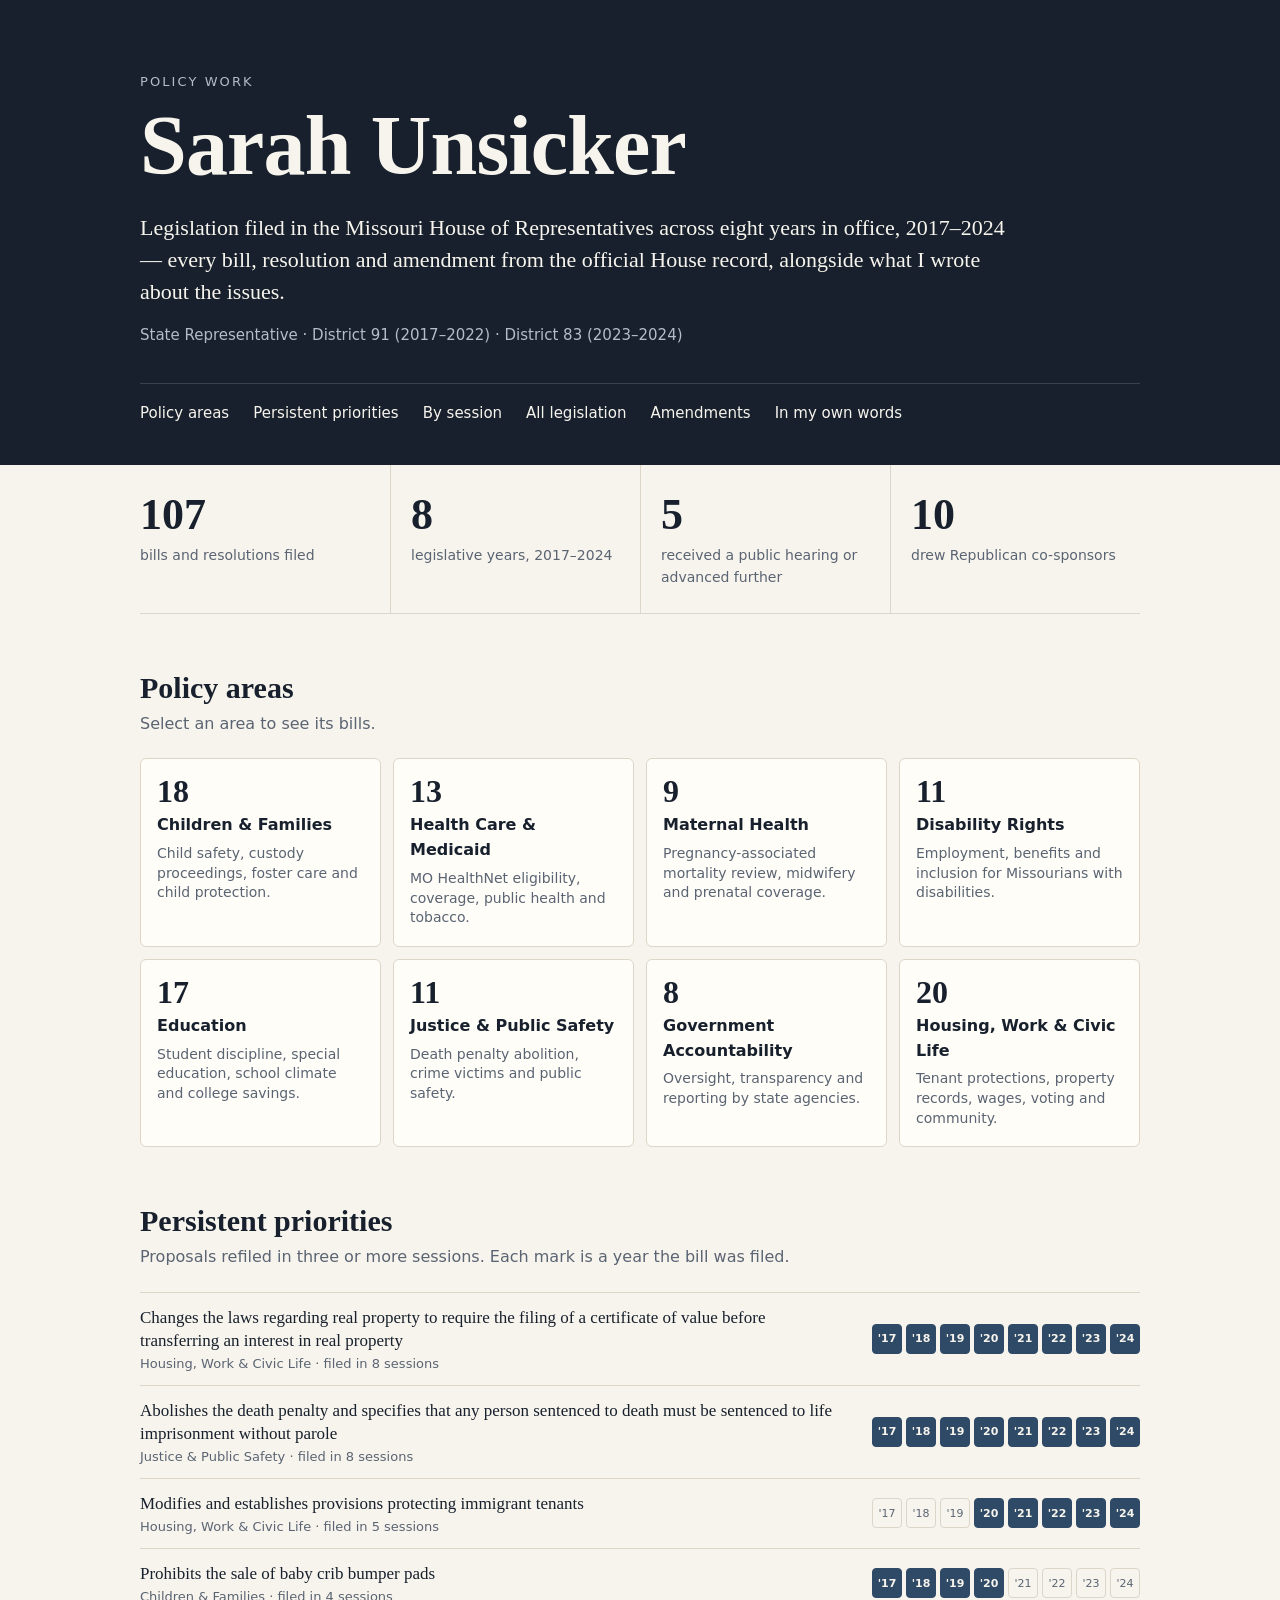
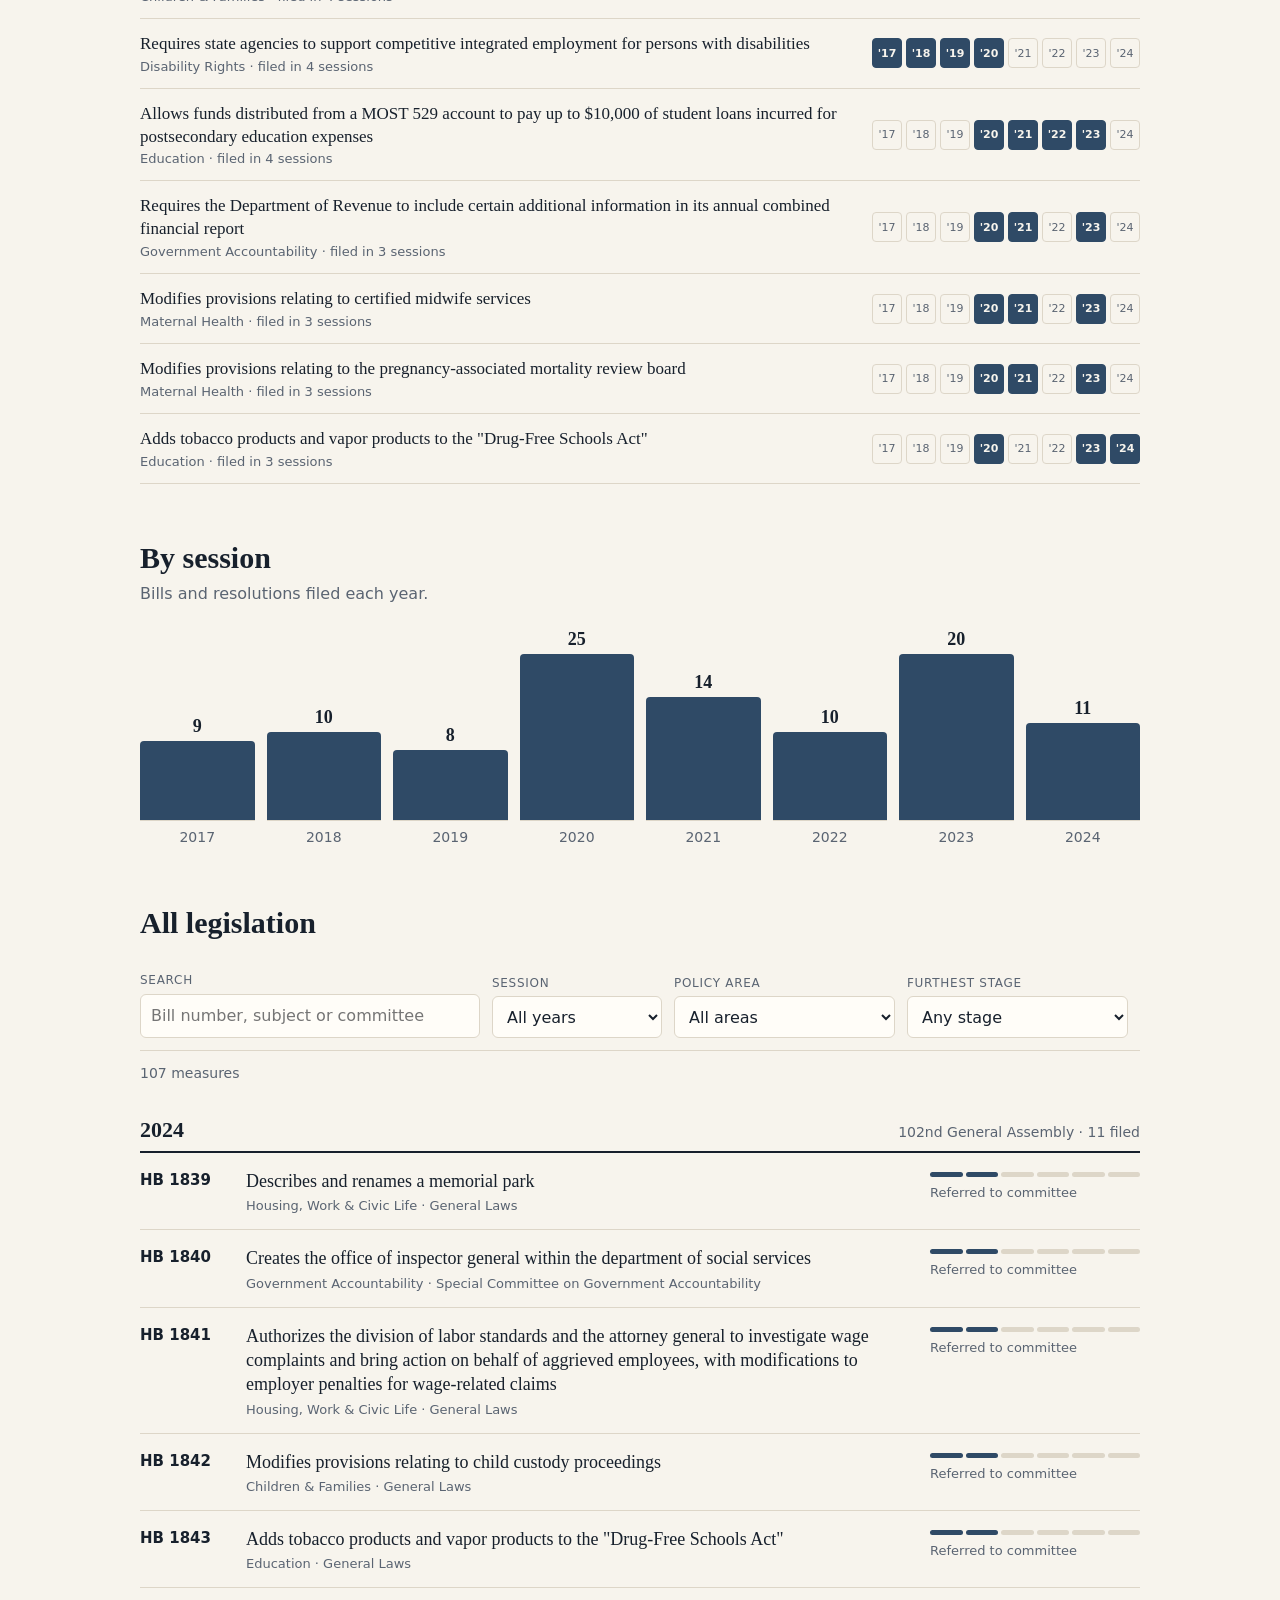
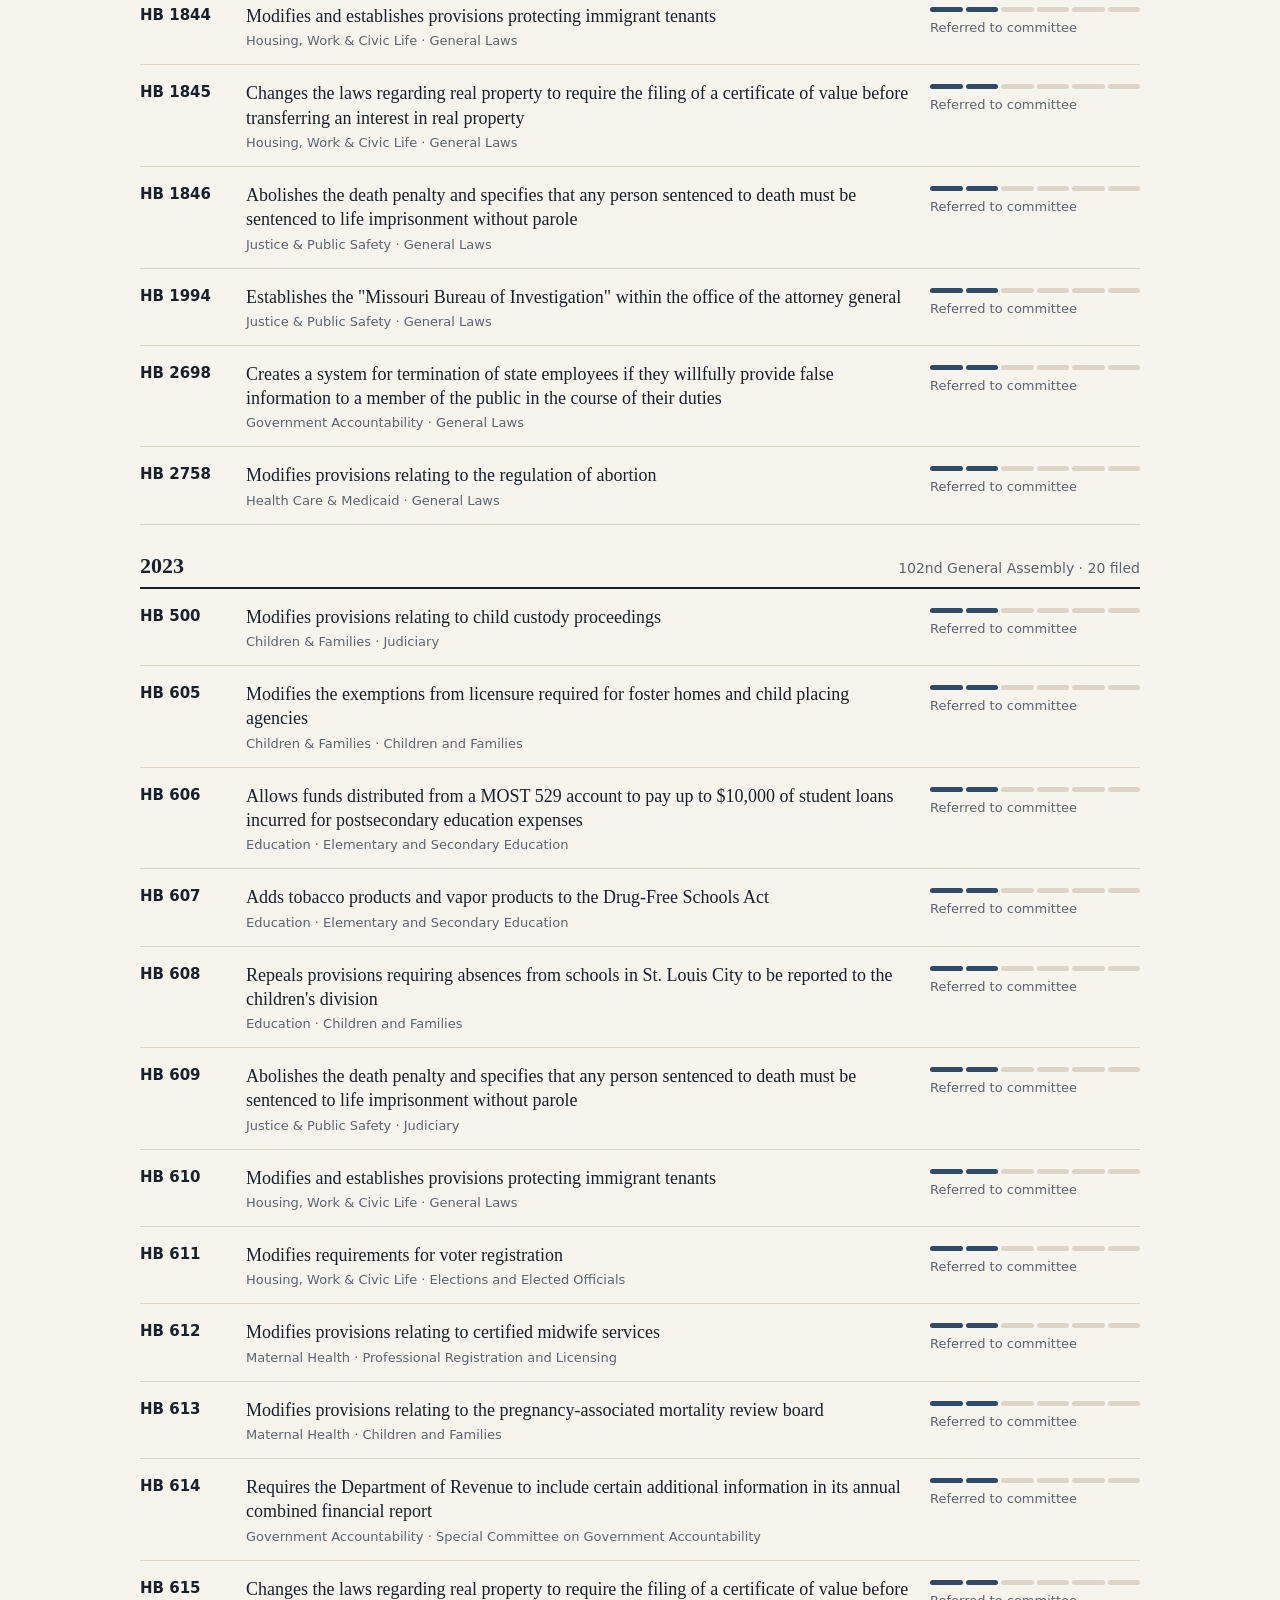
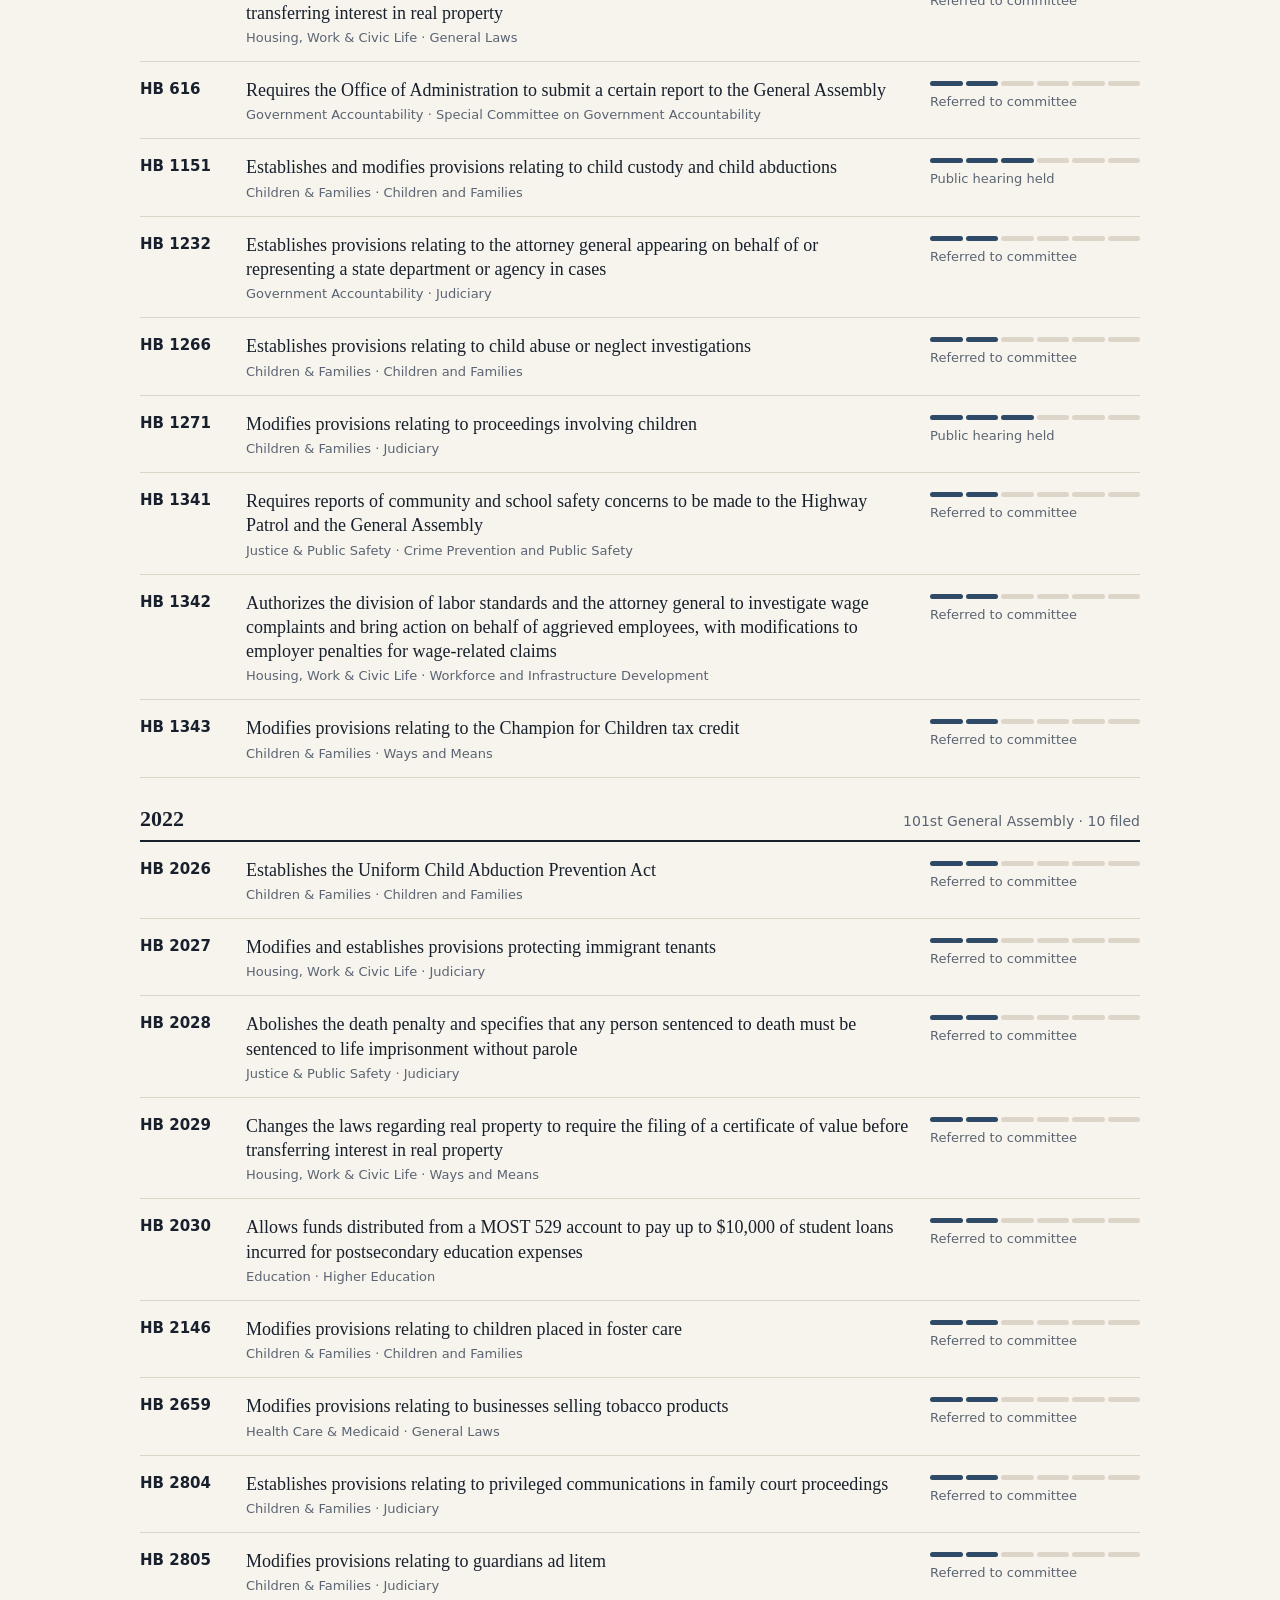
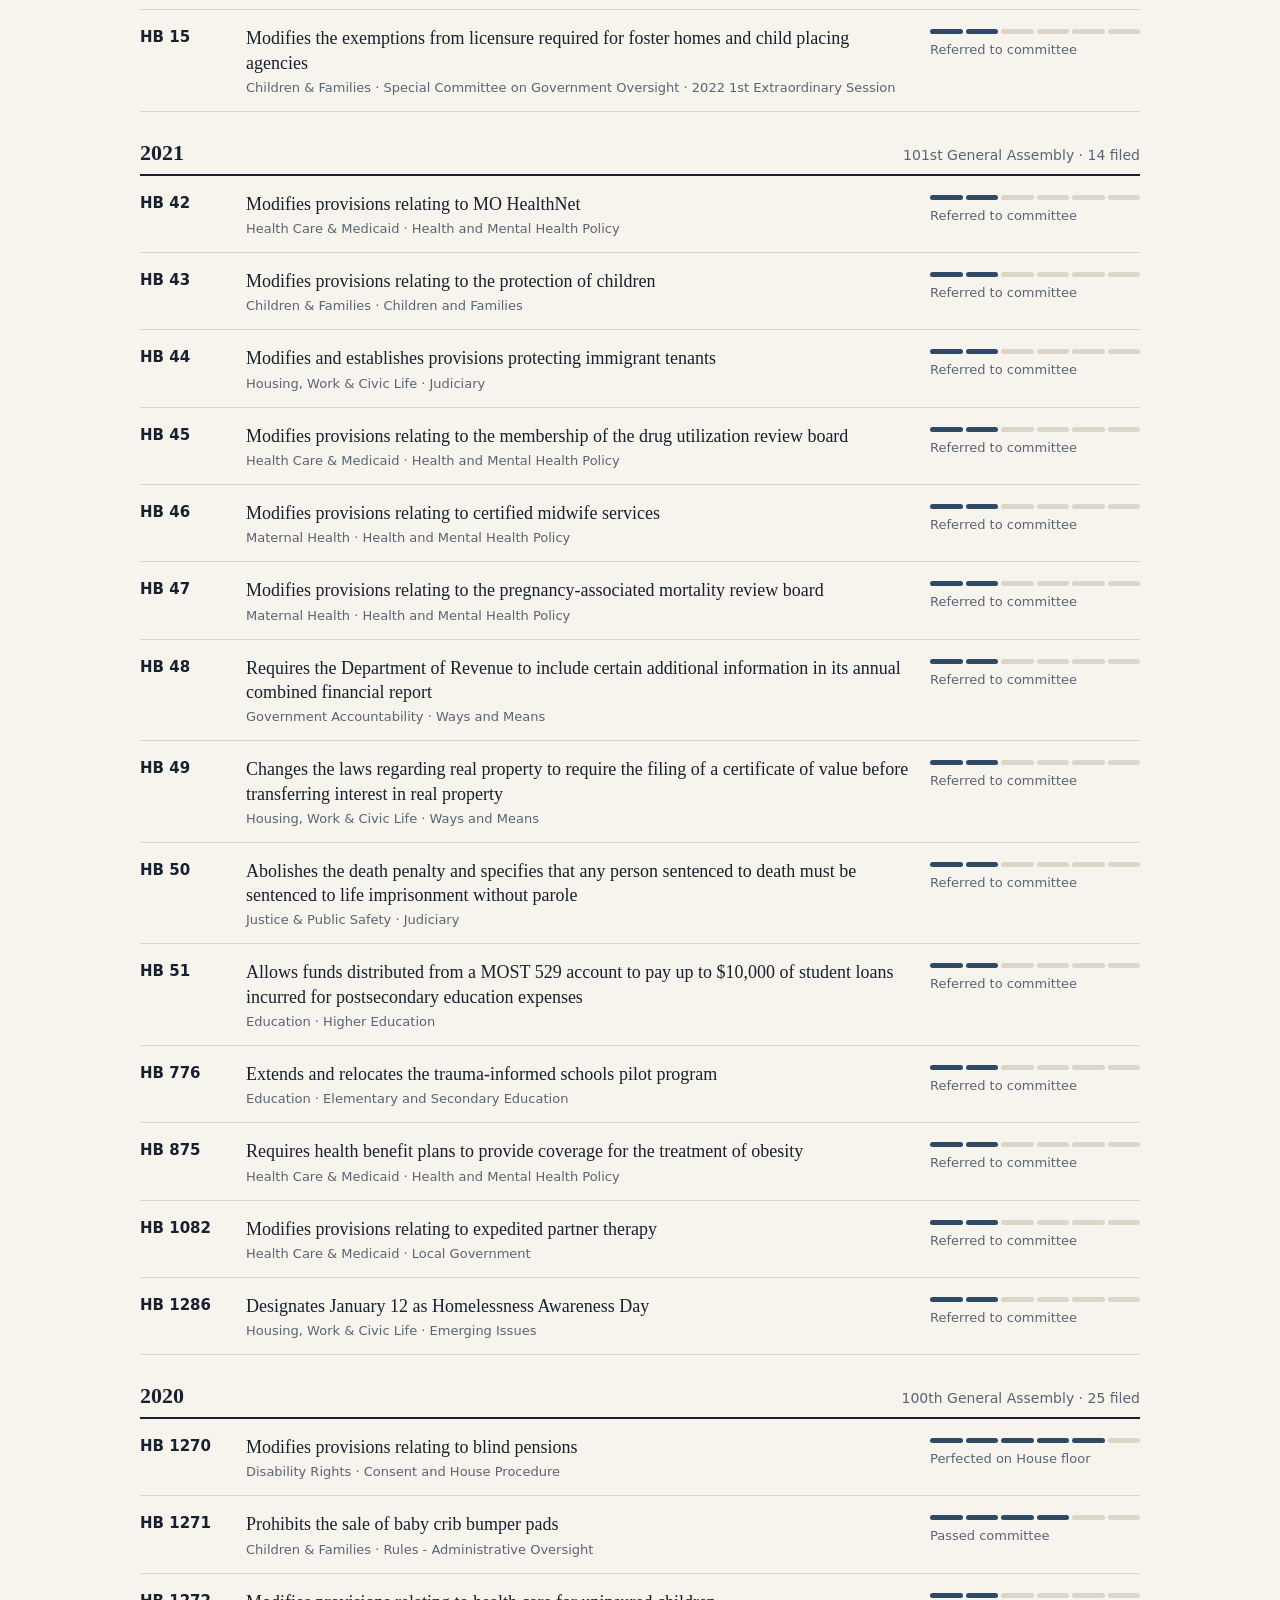
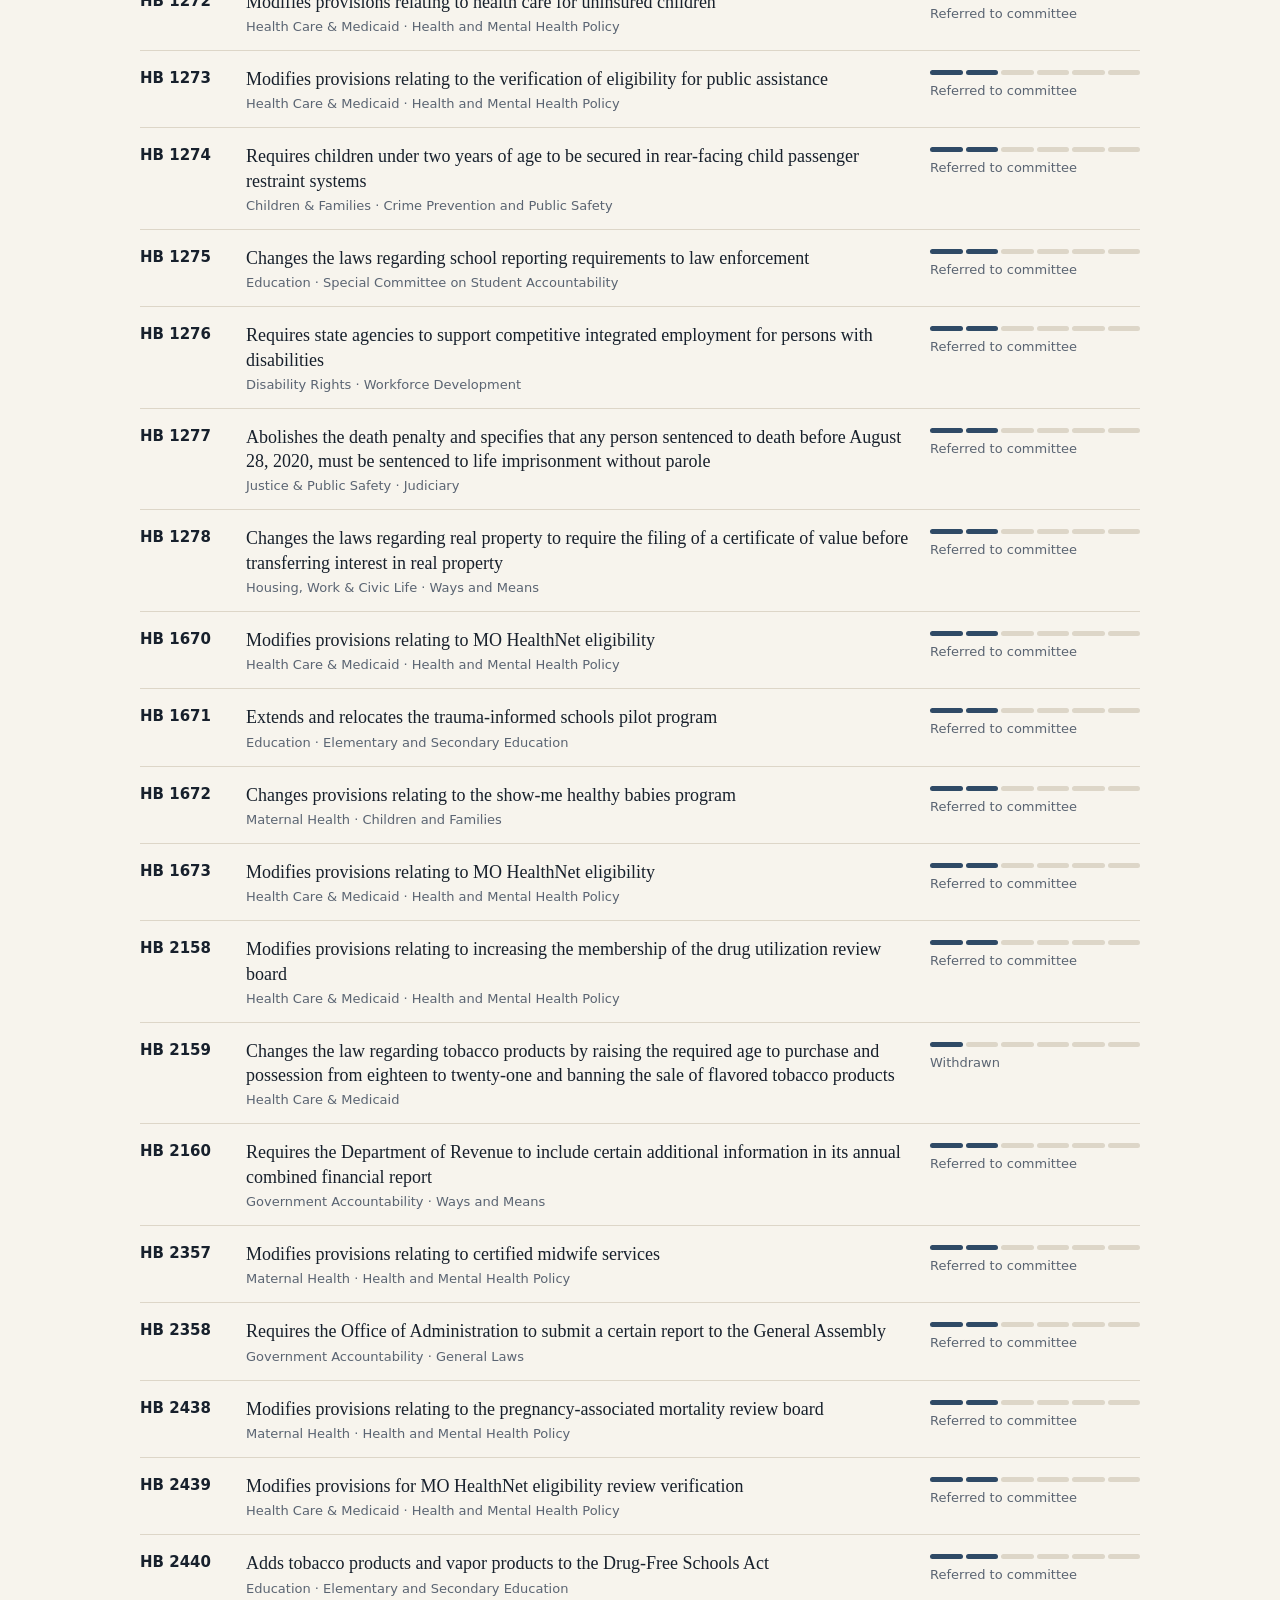
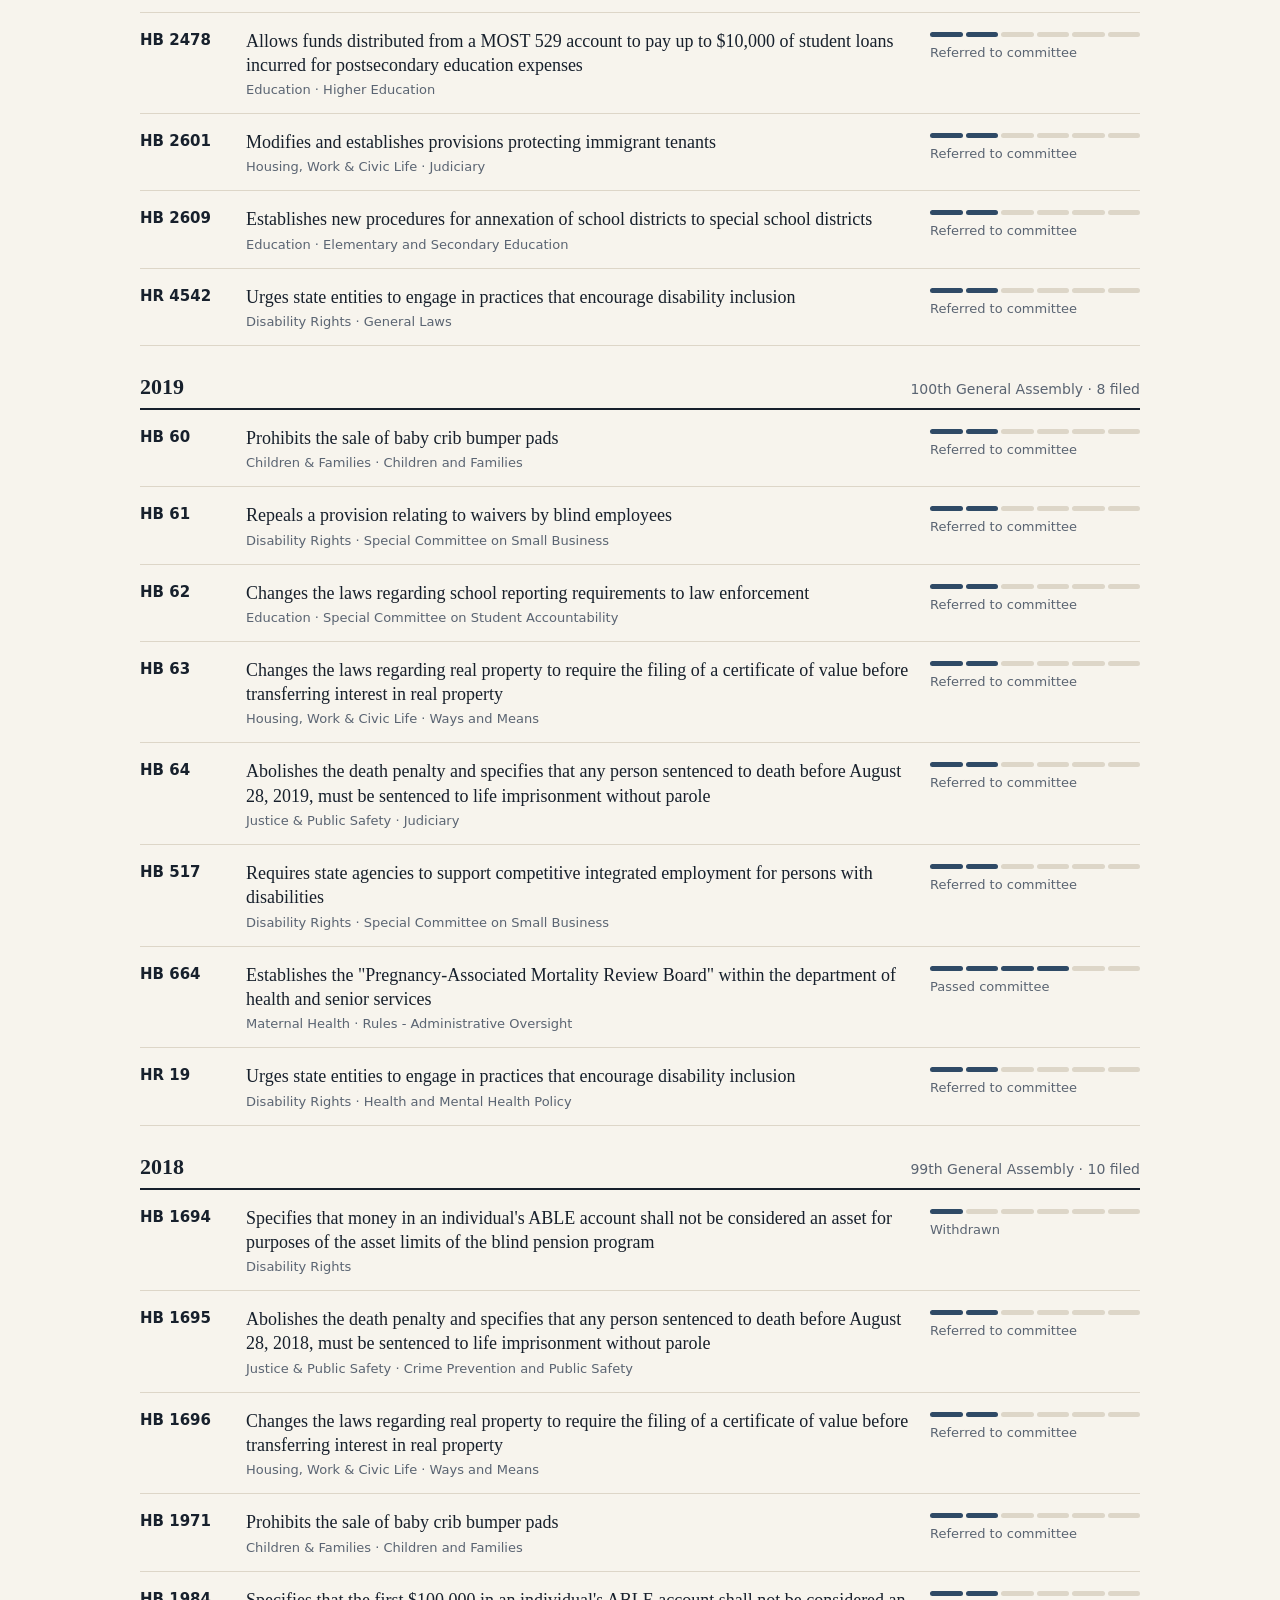
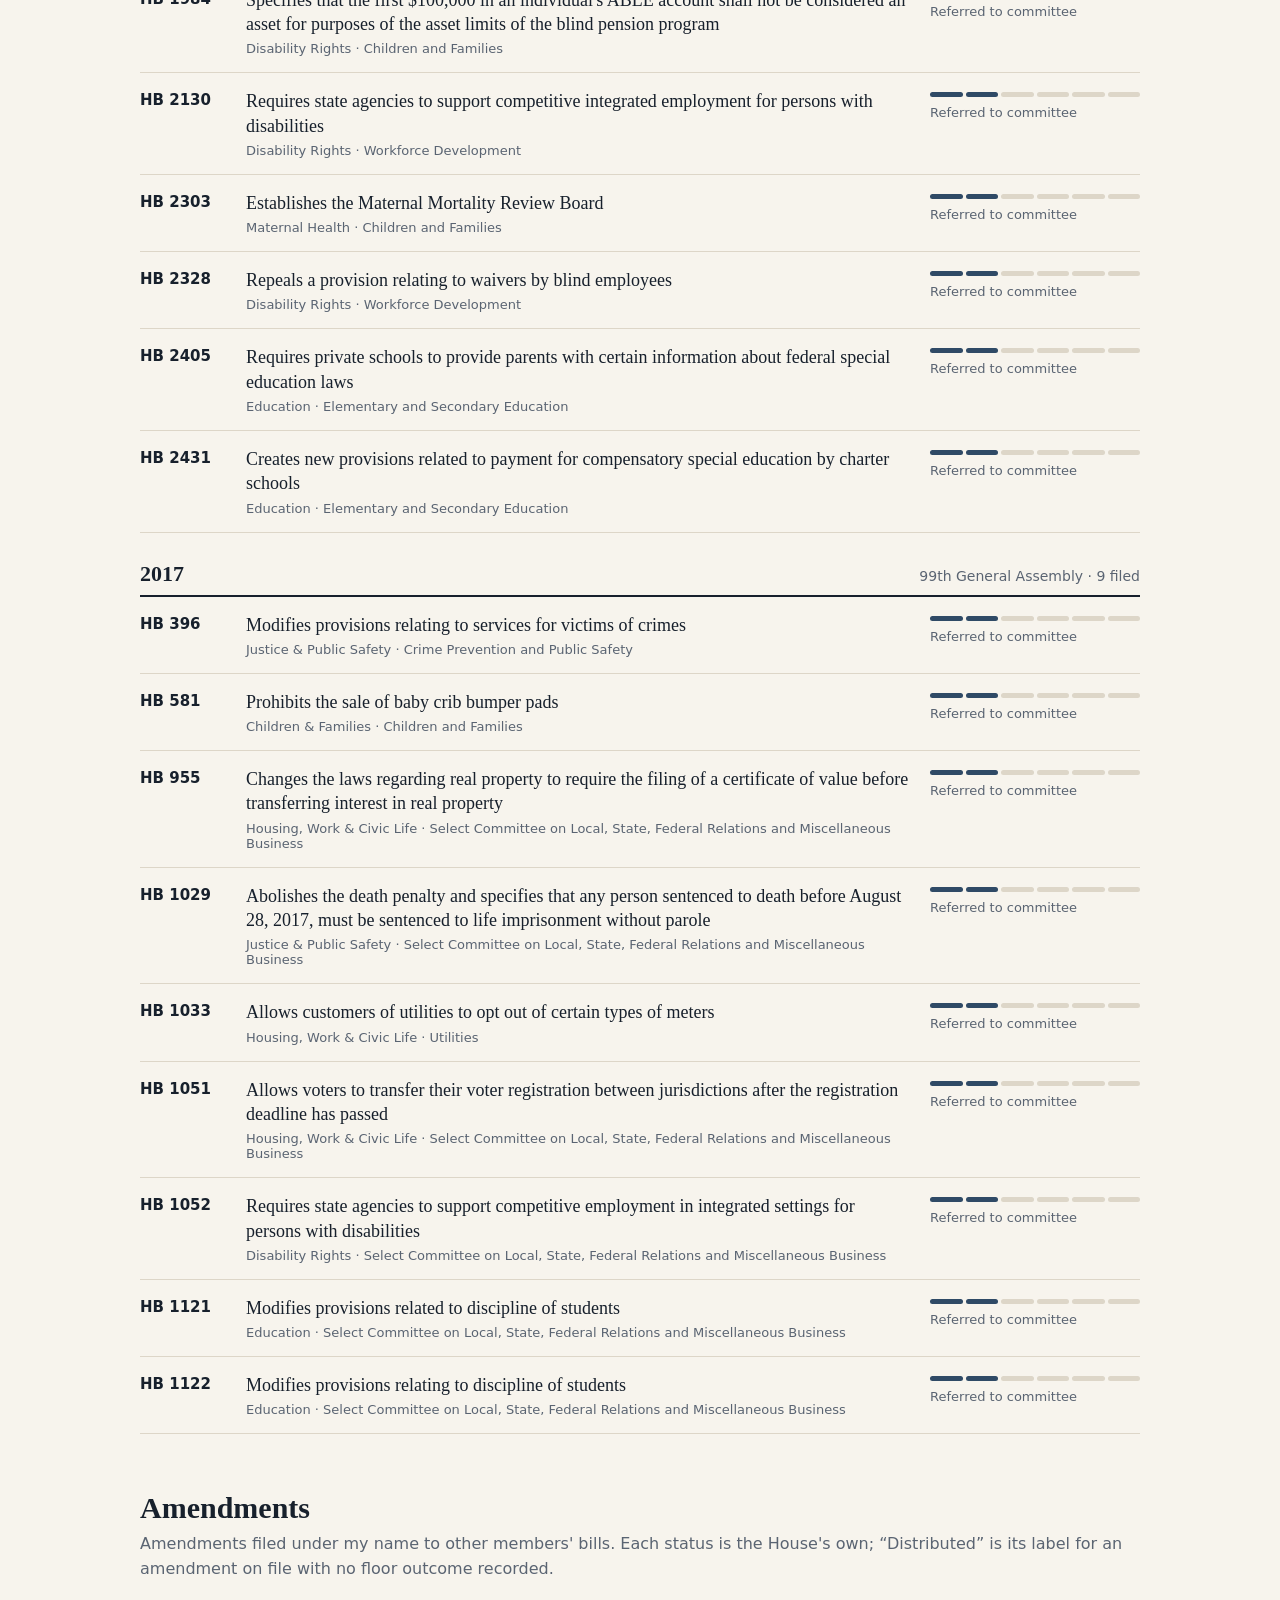
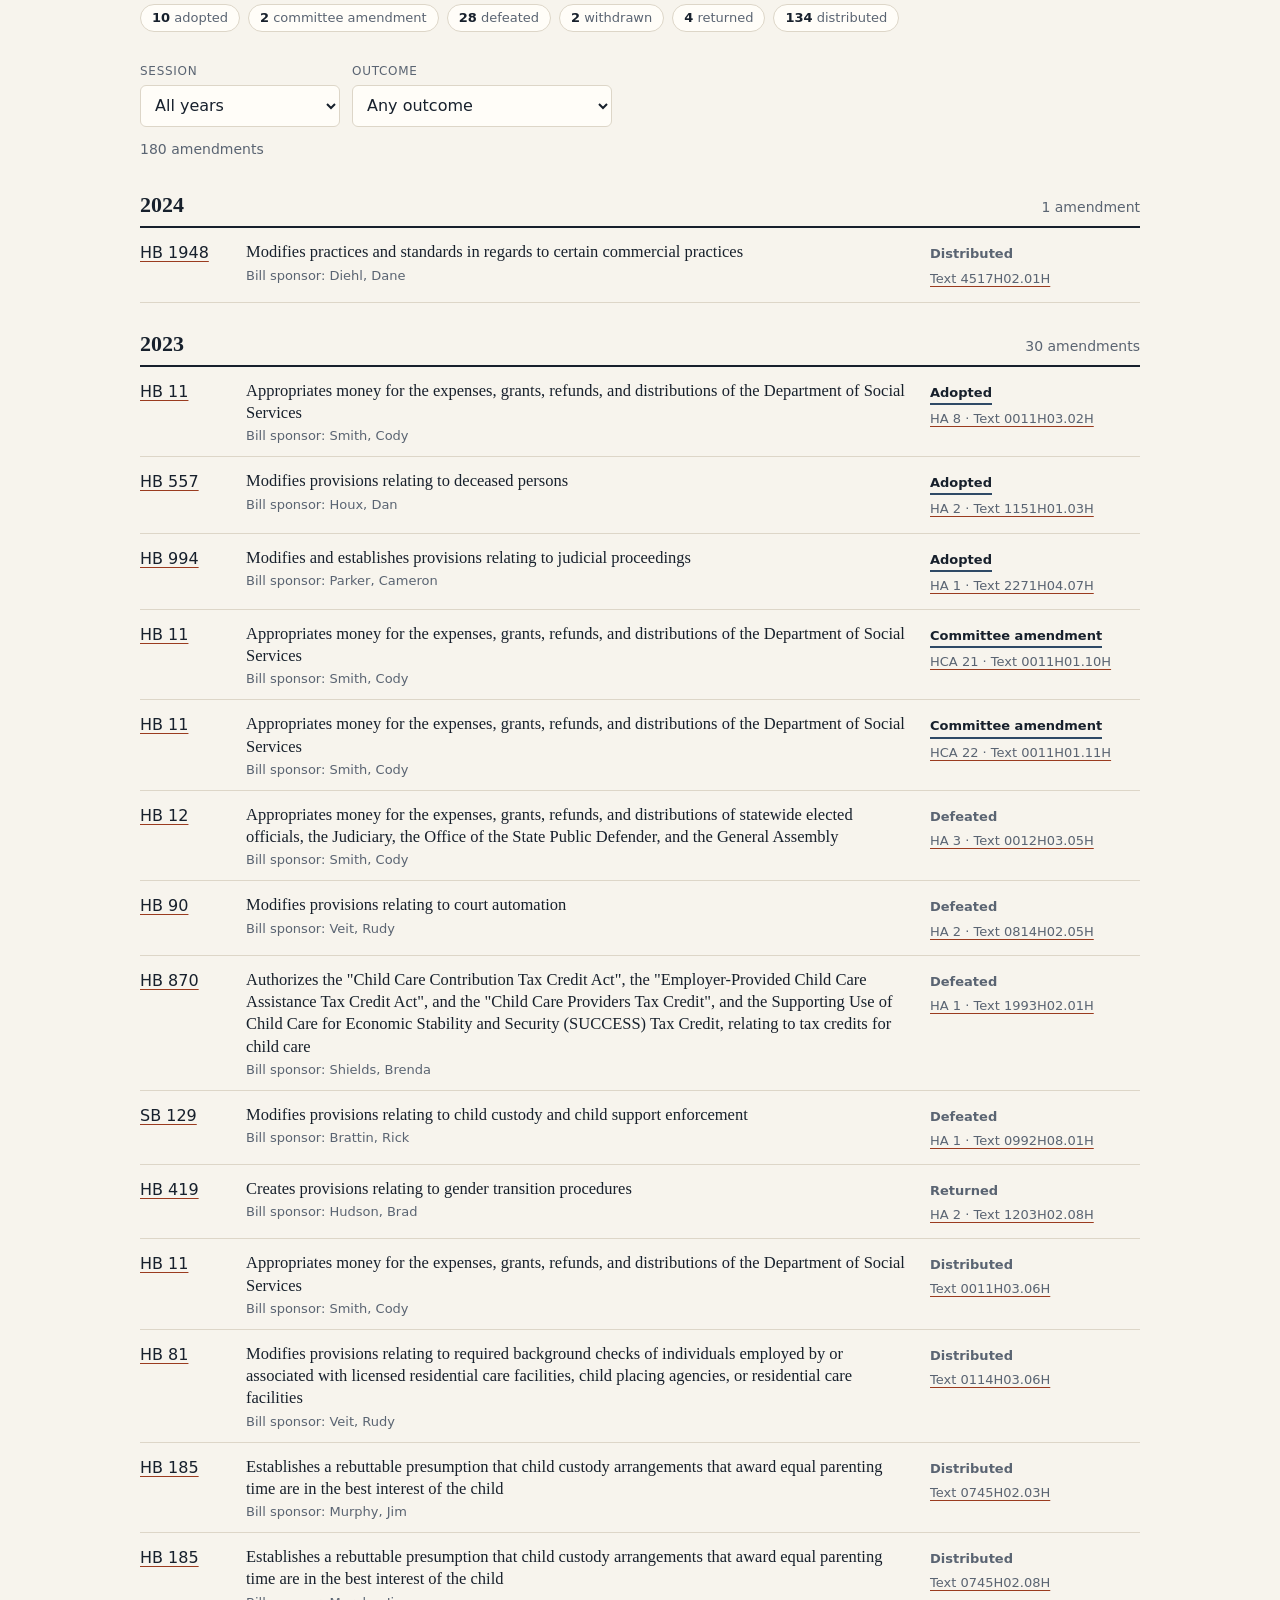
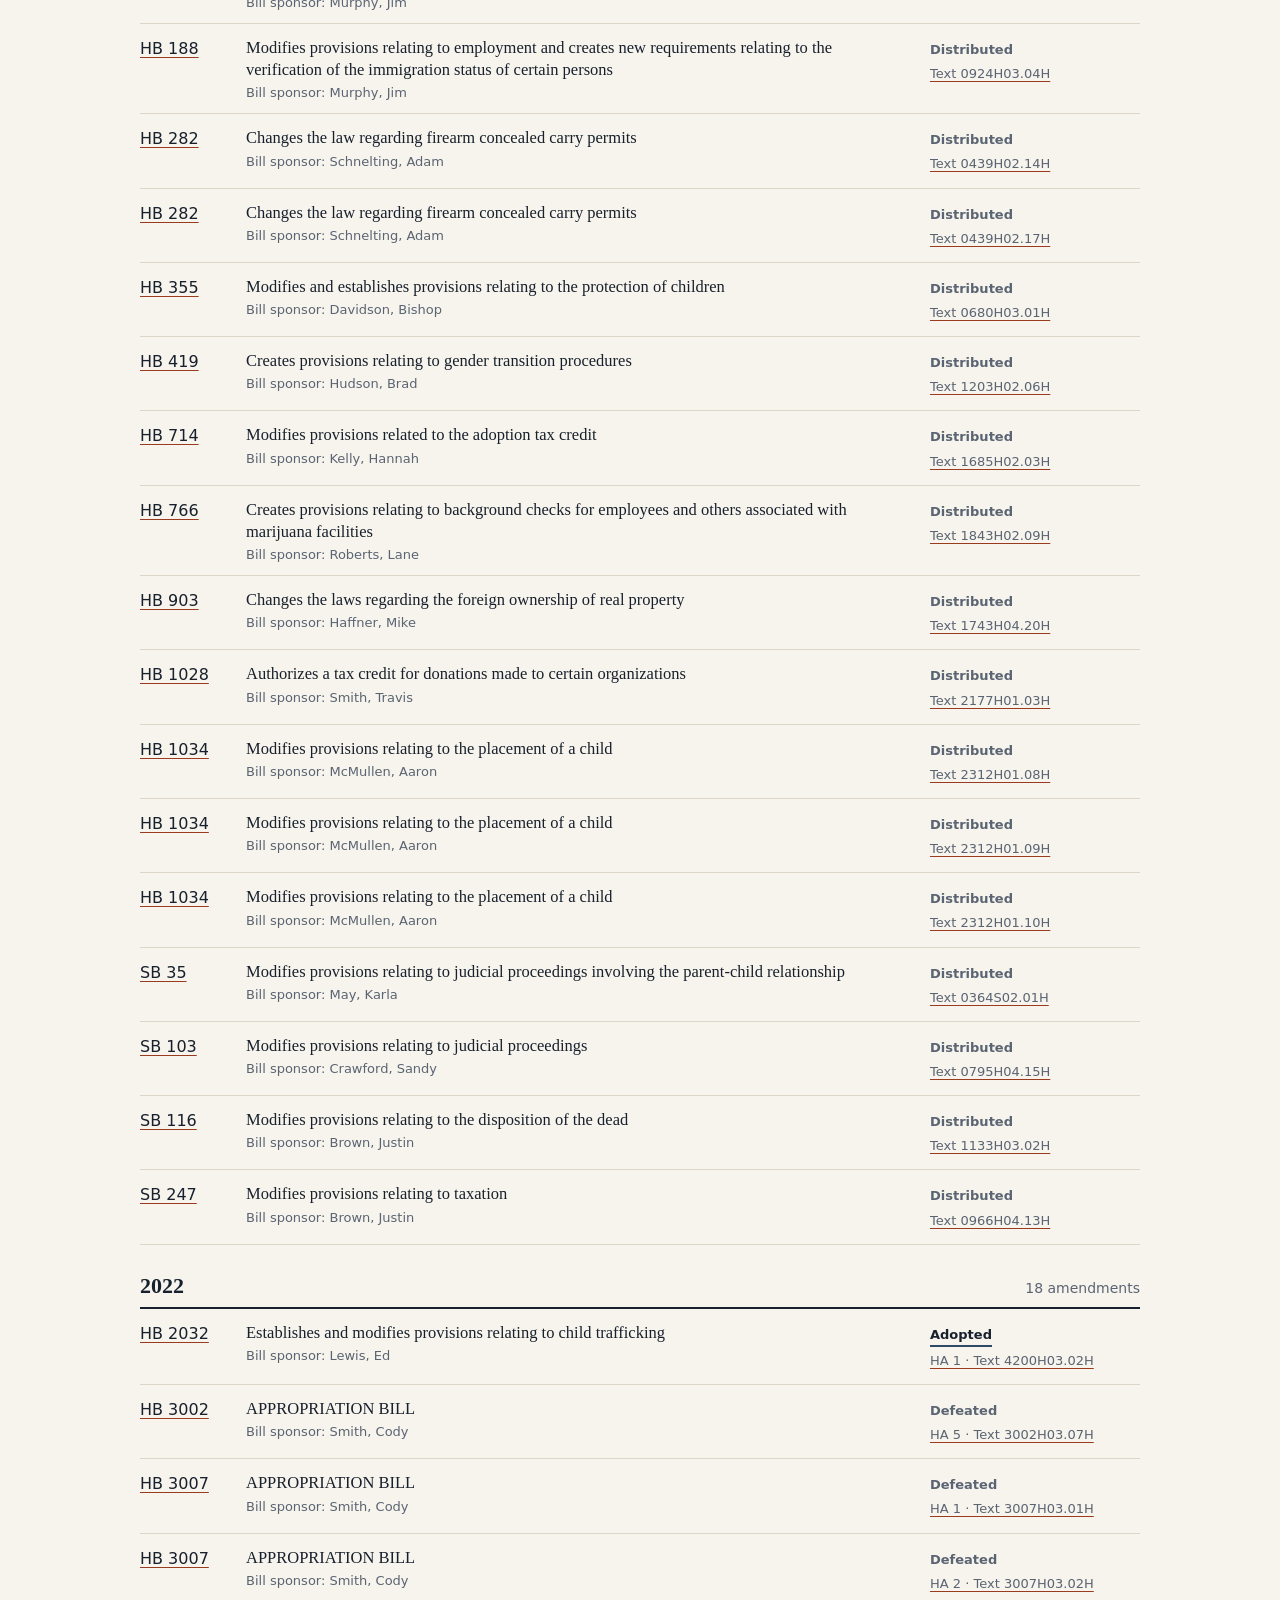
<file: index.html>
<!doctype html>
<html lang="en">
<head>
<meta charset="utf-8">
<meta name="viewport" content="width=device-width, initial-scale=1">
<title>Sarah Unsicker — Policy Work</title>
<meta name="description" content="Legislation filed by Sarah Unsicker in the Missouri House of Representatives, 2017–2024.">
<link rel="stylesheet" href="assets/styles.css">
</head>
<body>
<a class="skip" href="#legislation">Skip to legislation</a>

<header class="masthead">
  <div class="wrap">
    <p class="eyebrow">Policy work</p>
    <h1>Sarah Unsicker</h1>
    <p class="lede">Legislation filed in the Missouri House of Representatives across eight years in office, 2017–2024 — every bill, resolution and amendment from the official House record, alongside what I wrote about the issues.</p>
    <p class="service">State Representative · District 91 (2017–2022) · District 83 (2023–2024)</p>
    <nav class="jump" aria-label="Sections">
      <a href="#areas">Policy areas</a>
      <a href="#priorities">Persistent priorities</a>
      <a href="#sessions">By session</a>
      <a href="#legislation">All legislation</a>
      <a href="#amendments">Amendments</a>
      <a href="#writing">In my own words</a>
    </nav>
  </div>
</header>

<main>
  <section class="stats wrap" aria-label="At a glance">
    <dl id="stats"></dl>
  </section>

  <section id="areas" class="wrap">
    <h2>Policy areas</h2>
    <p class="section-note">Select an area to see its bills.</p>
    <div id="topic-grid" class="topic-grid"></div>
  </section>

  <section id="priorities" class="wrap">
    <h2>Persistent priorities</h2>
    <p class="section-note">Proposals refiled in three or more sessions. Each mark is a year the bill was filed.</p>
    <div id="series" class="series"></div>
  </section>

  <section id="sessions" class="wrap">
    <h2>By session</h2>
    <p class="section-note">Bills and resolutions filed each year.</p>
    <div id="years" class="years" role="list"></div>
  </section>

  <section id="legislation" class="wrap">
    <h2>All legislation</h2>
    <form id="filters" class="filters" onsubmit="return false">
      <label class="search">
        <span>Search</span>
        <input id="q" type="search" placeholder="Bill number, subject or committee" autocomplete="off">
      </label>
      <label><span>Session</span><select id="f-year"><option value="">All years</option></select></label>
      <label><span>Policy area</span><select id="f-topic"><option value="">All areas</option></select></label>
      <label><span>Furthest stage</span><select id="f-stage"><option value="">Any stage</option></select></label>
      <button type="button" id="reset" class="reset" hidden>Clear filters</button>
    </form>
    <p id="count" class="count" aria-live="polite"></p>
    <ol id="bills" class="bills"></ol>
  </section>
  <section id="amendments" class="wrap">
    <h2>Amendments</h2>
    <p class="section-note">Amendments filed under my name to other members' bills. Each status is the House's own; “Distributed” is its label for an amendment on file with no floor outcome recorded.</p>
    <div id="amend-stats" class="chips"></div>
    <form class="filters filters-small" onsubmit="return false">
      <label><span>Session</span><select id="a-year"><option value="">All years</option></select></label>
      <label><span>Outcome</span><select id="a-status"><option value="">Any outcome</option></select></label>
    </form>
    <p id="a-count" class="count" aria-live="polite"></p>
    <ol id="amend-list" class="bills amend"></ol>
  </section>

  <section id="writing" class="wrap">
    <h2>In my own words</h2>
    <p class="section-note">Policy topics drawn from my Twitter archives and session notes, counted from my own posts and replies. Select a topic to read everything I wrote on it.</p>
    <div id="w-topics" class="w-topics"></div>
    <h3 class="sub">The documents</h3>
    <div id="w-docs" class="w-docs"></div>
  </section>
</main>

<footer class="wrap foot">
  <p>Source: <a href="https://archive.house.mo.gov/">Missouri House of Representatives</a> bill records<span id="retrieved"></span>. Bill titles, actions, co-sponsors and documents are reproduced from the official record; policy-area groupings are editorial. Topics in the writing section are assigned by keyword and may miss or mislabel individual posts.</p>
</footer>

<script src="data/bills.js"></script>
<script src="data/writing.js"></script>
<script src="assets/app.js"></script>
</body>
</html>
</file>
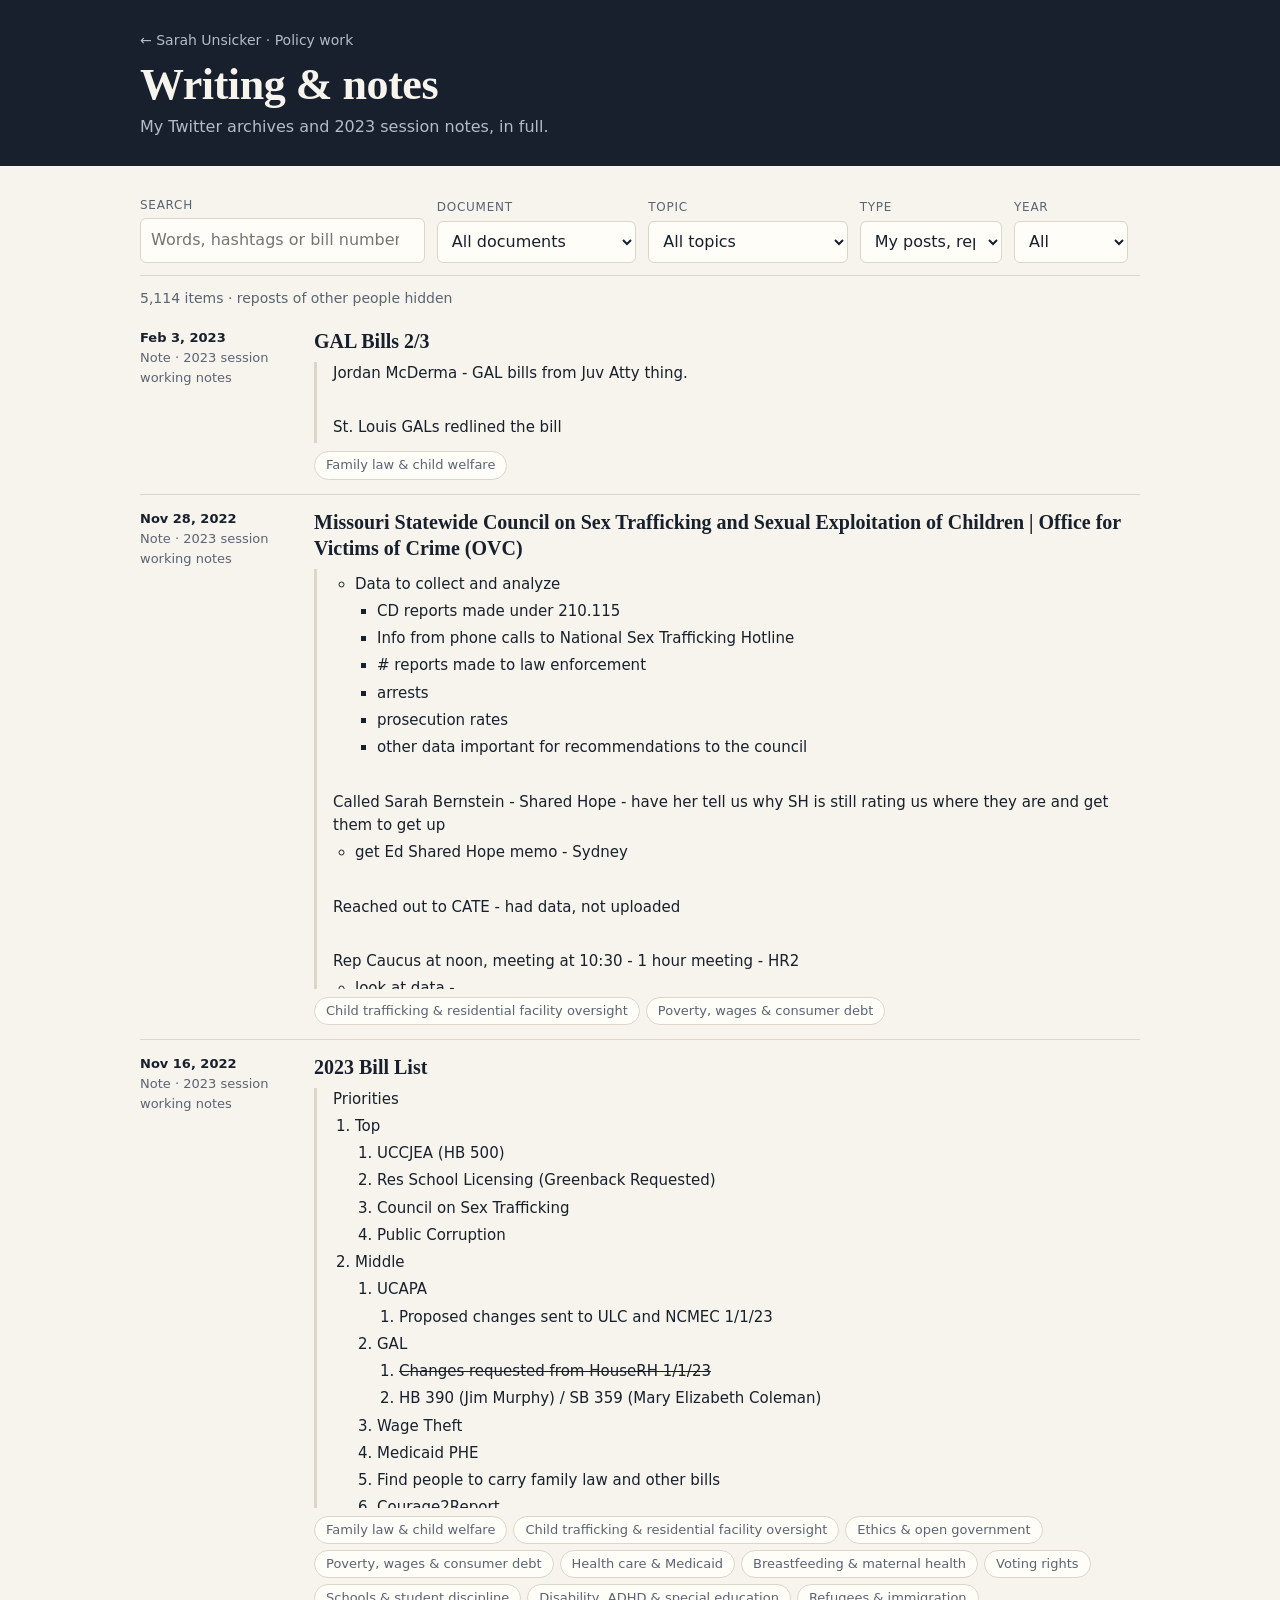
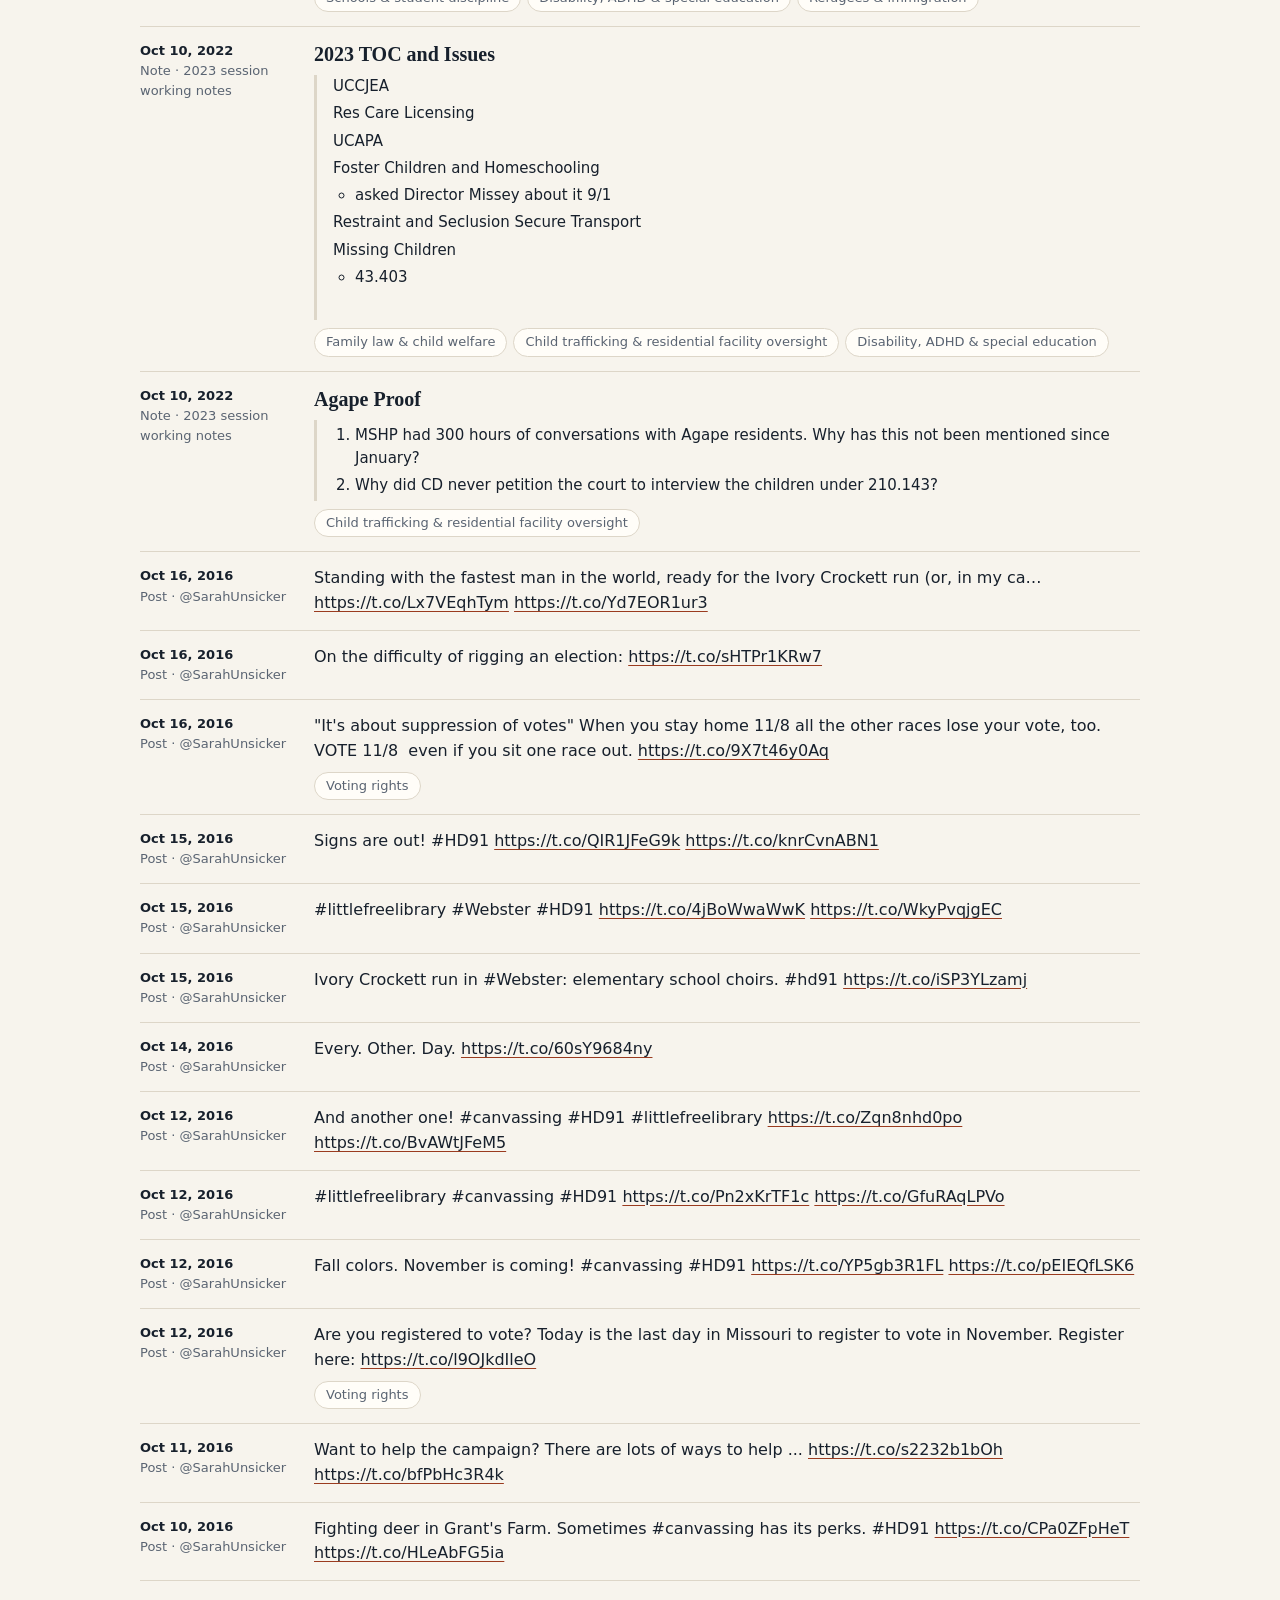
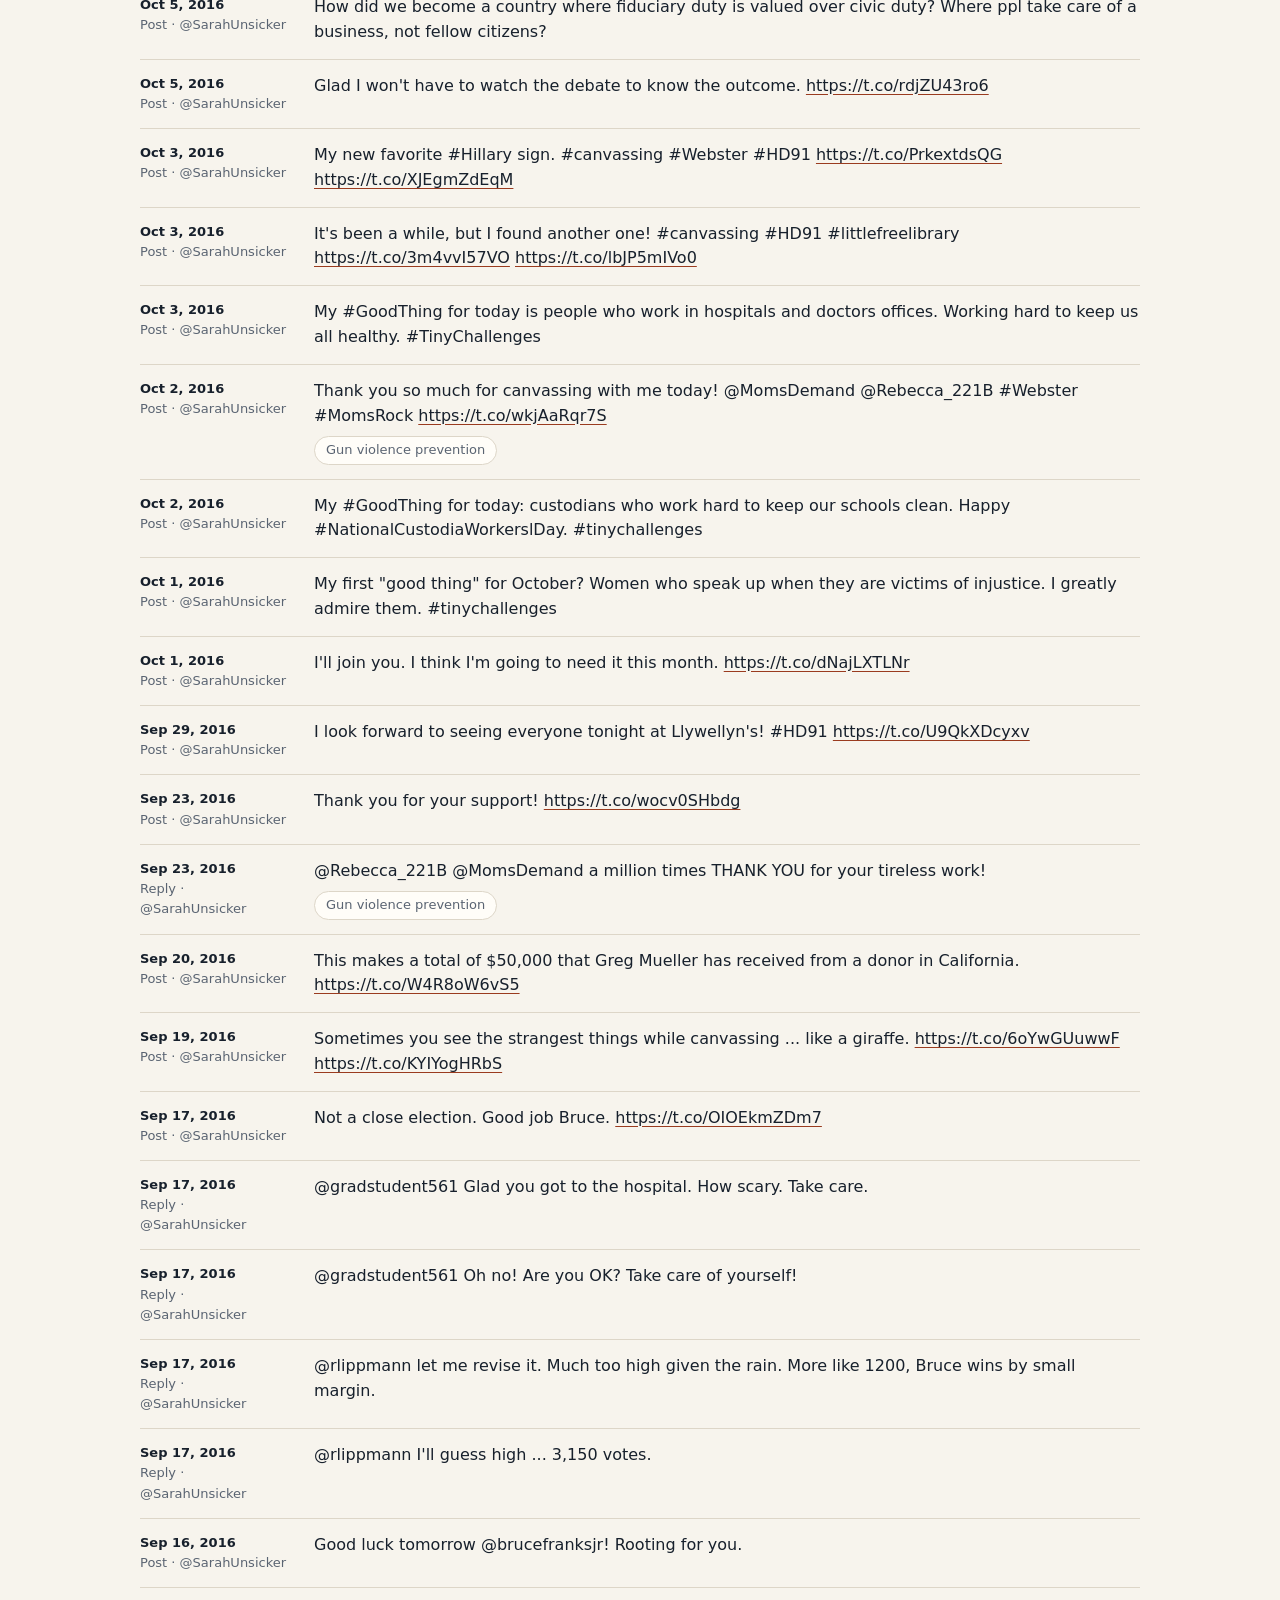
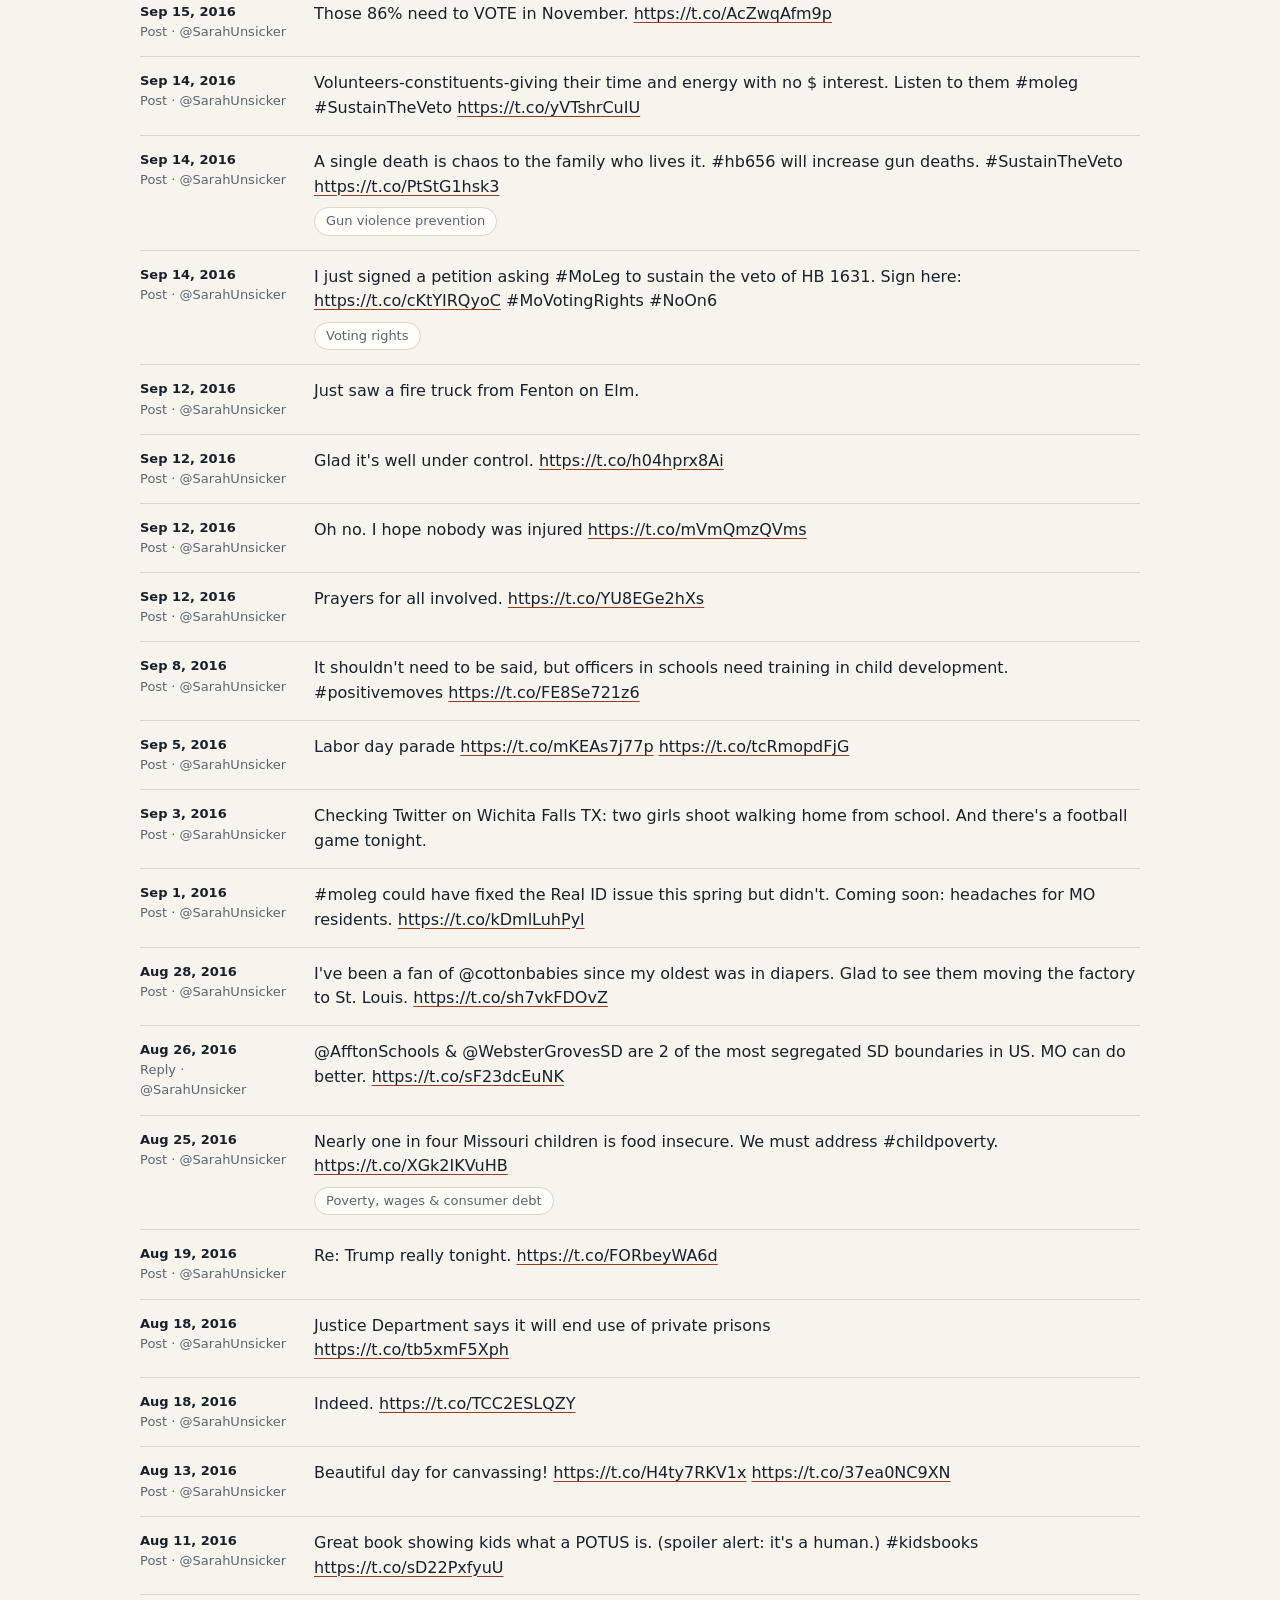
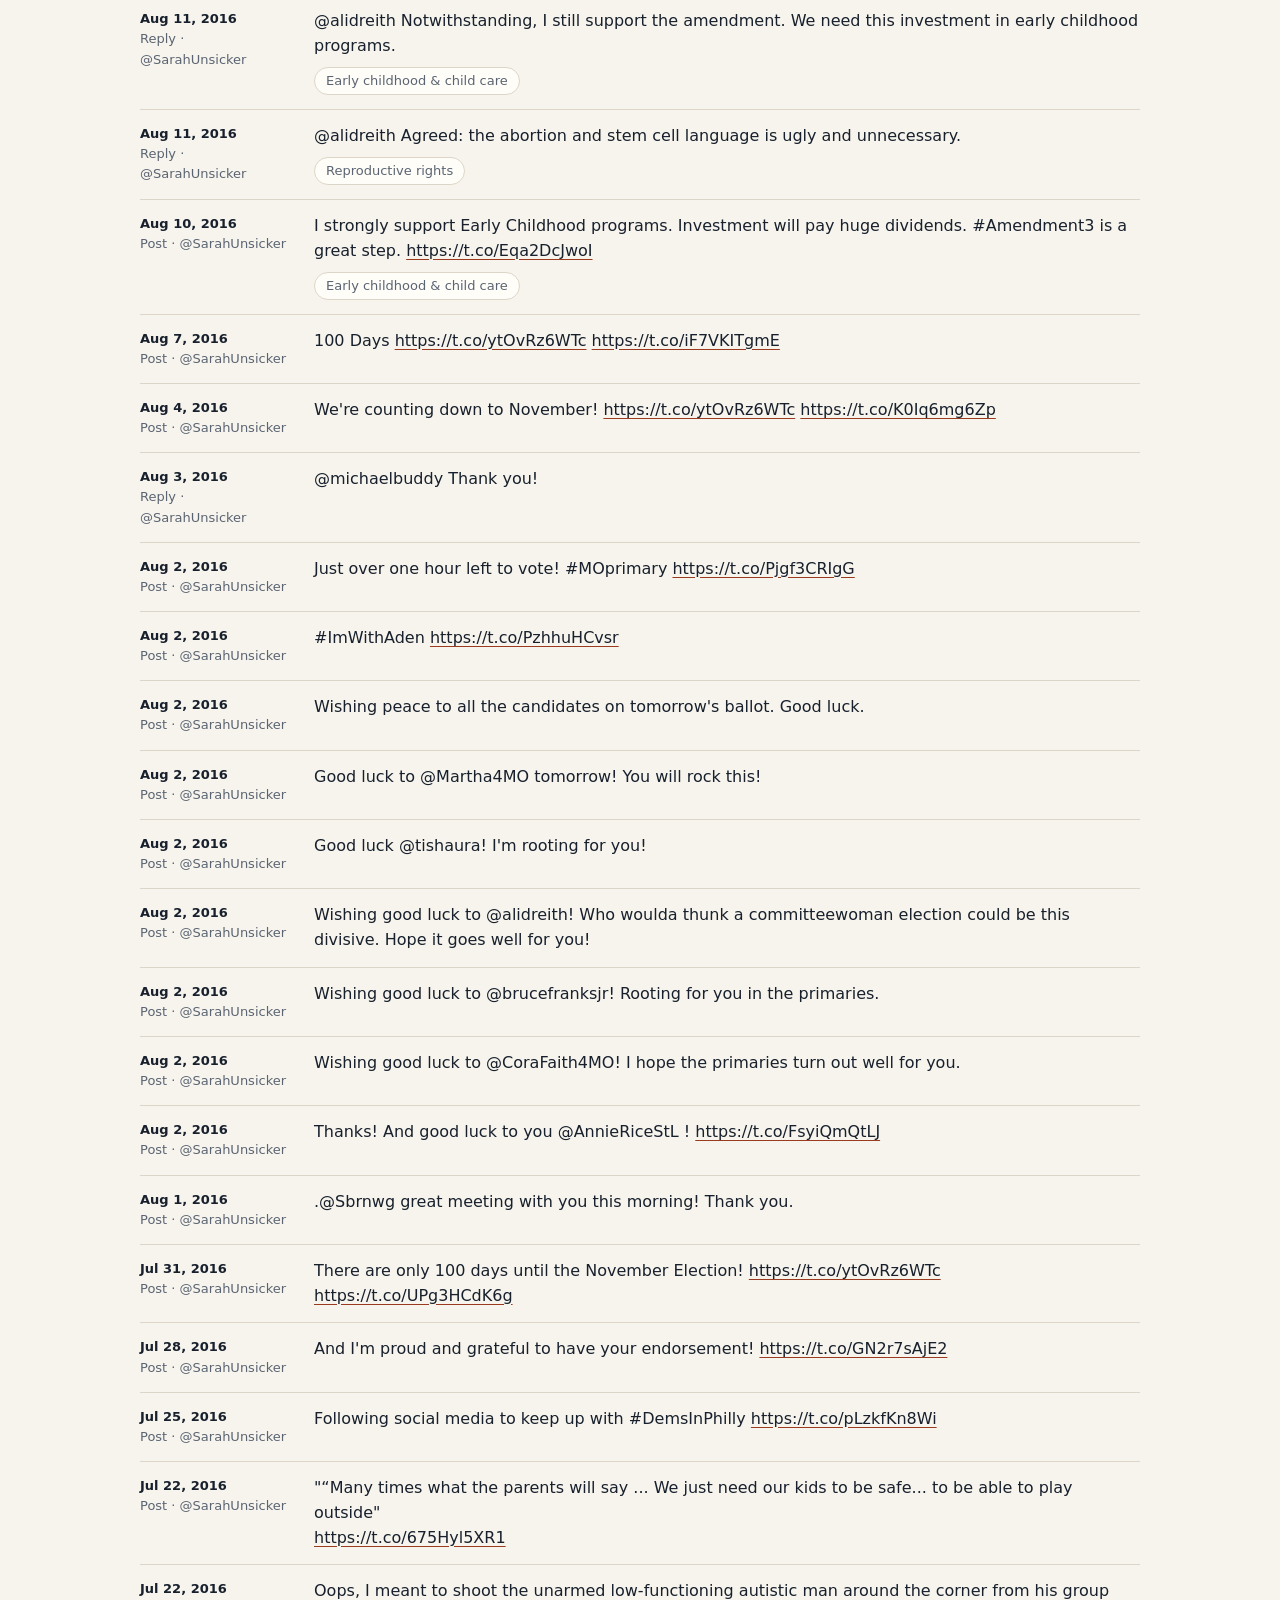
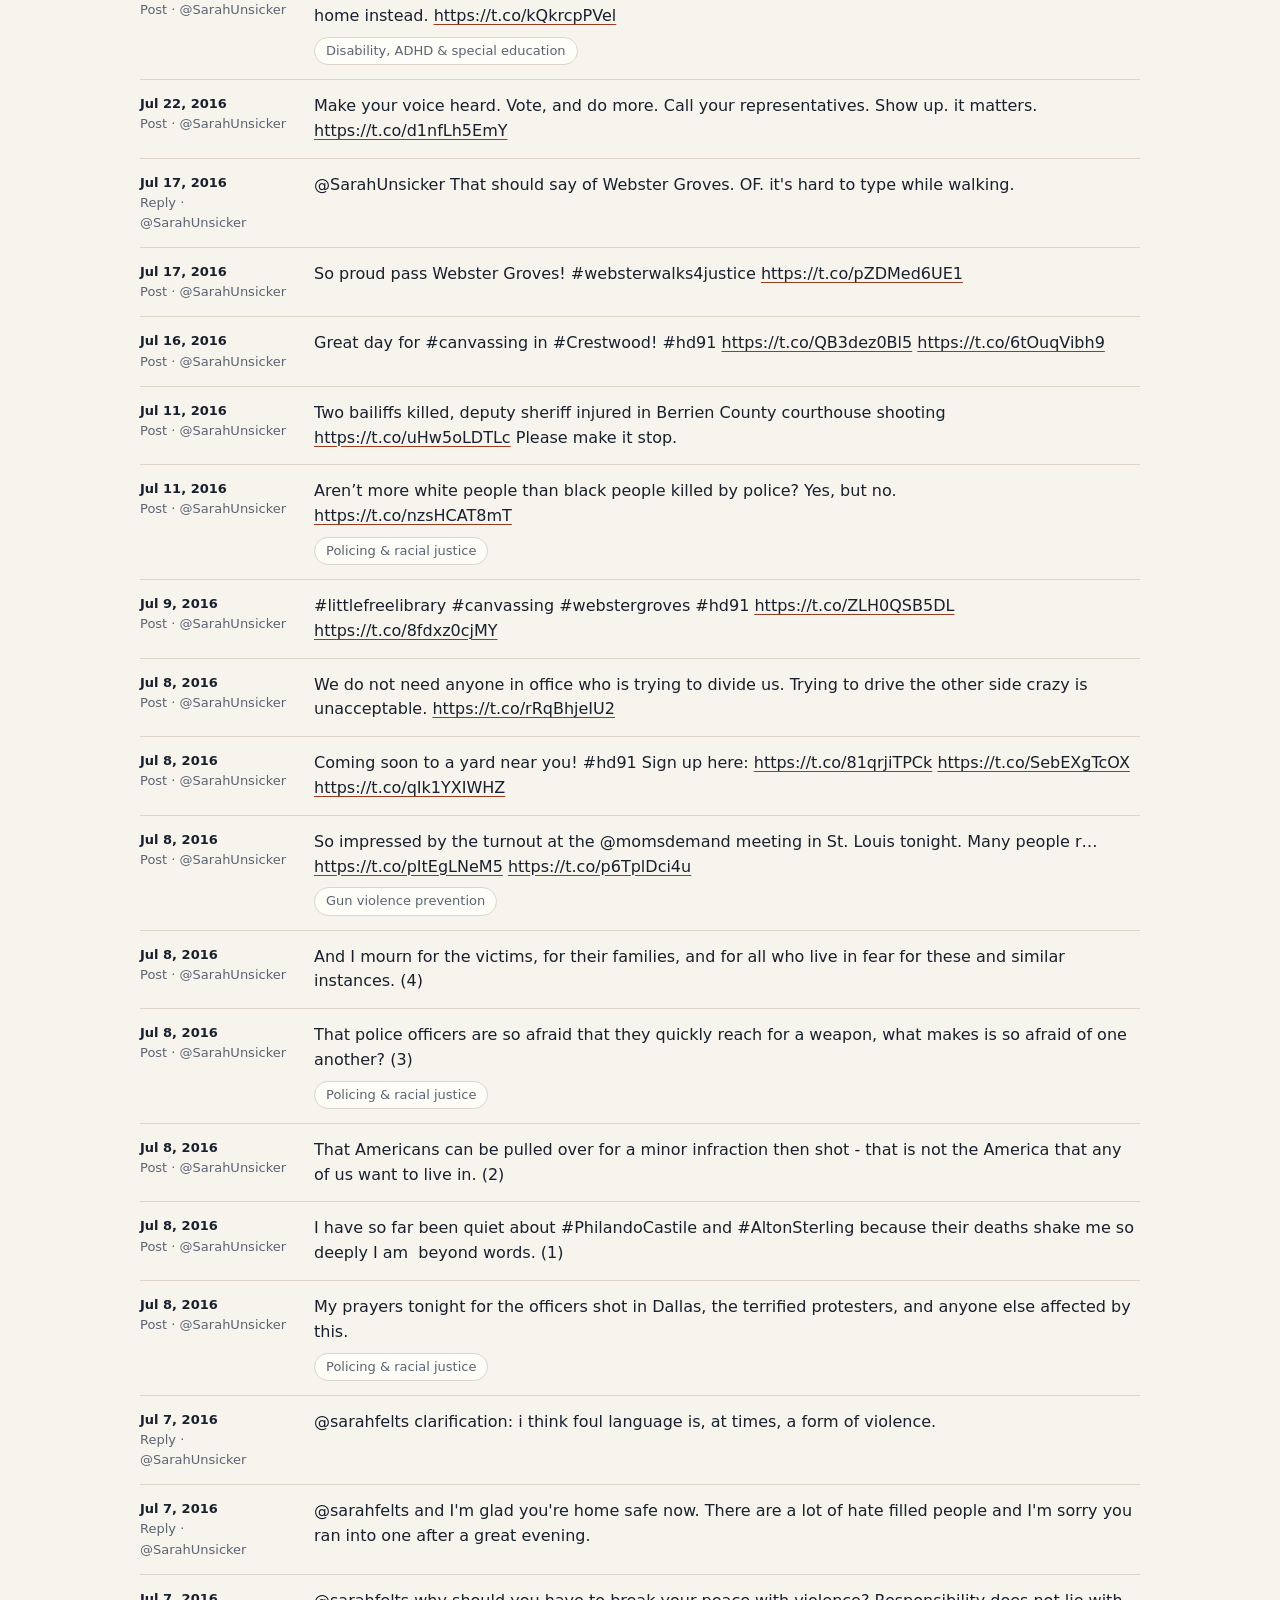
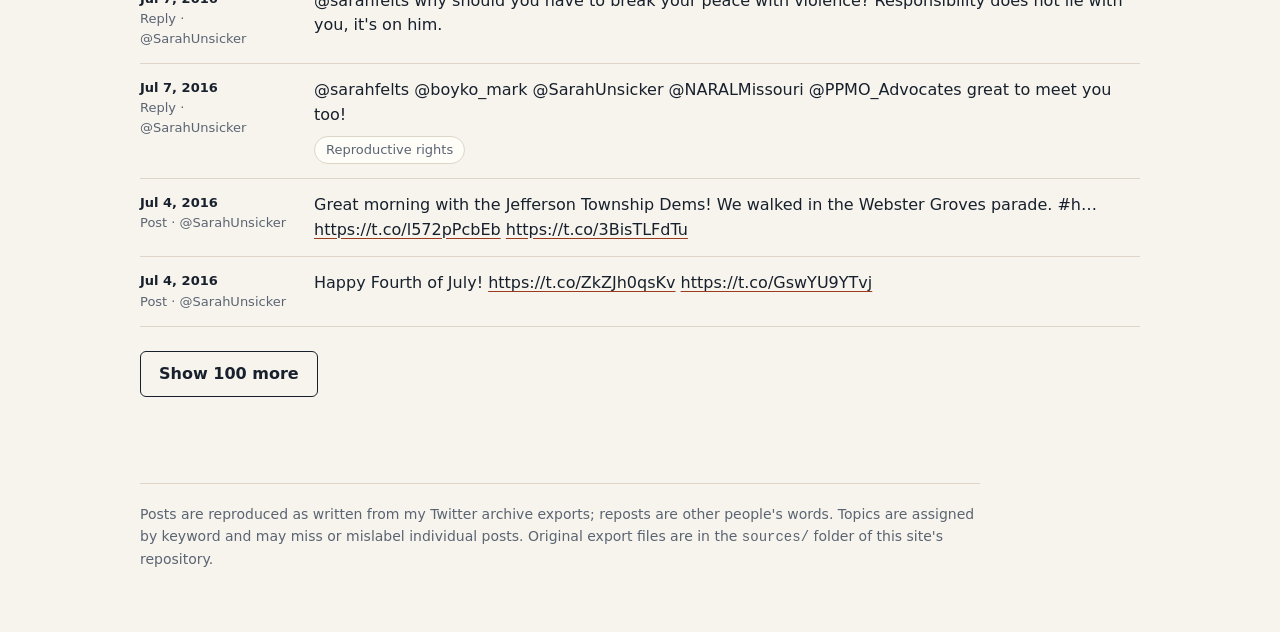
<file: documents.html>
<!doctype html>
<html lang="en">
<head>
<meta charset="utf-8">
<meta name="viewport" content="width=device-width, initial-scale=1">
<title>Sarah Unsicker — Writing & Notes</title>
<meta name="description" content="Sarah Unsicker's Twitter archives and 2023 session notes, searchable by policy topic.">
<link rel="stylesheet" href="assets/styles.css">
</head>
<body>
<header class="reader-head">
  <div class="wrap">
    <a href="index.html#writing">← Sarah Unsicker · Policy work</a>
    <h1 id="r-title">Writing &amp; notes</h1>
    <p id="r-summary">My Twitter archives and 2023 session notes, in full.</p>
  </div>
</header>
<main class="wrap">
  <form class="filters filters-docs" onsubmit="return false">
    <label class="search"><span>Search</span><input id="d-q" type="search" placeholder="Words, hashtags or bill numbers" autocomplete="off"></label>
    <label><span>Document</span><select id="d-doc"><option value="">All documents</option></select></label>
    <label><span>Topic</span><select id="d-topic"><option value="">All topics</option></select></label>
    <label><span>Type</span><select id="d-kind">
      <option value="own">My posts, replies and notes</option>
      <option value="">Everything, with reposts</option>
      <option value="post">Posts</option><option value="reply">Replies</option>
      <option value="repost">Reposts of others</option><option value="note">Notes</option>
    </select></label>
    <label><span>Year</span><select id="d-year"><option value="">All</option></select></label>
    <button type="button" id="d-reset" class="reset" hidden>Clear filters</button>
  </form>
  <p id="d-count" class="count" aria-live="polite"></p>
  <ol id="items" class="items"></ol>
  <button type="button" id="more" class="more" hidden>Show more</button>
</main>
<footer class="wrap foot">
  <p>Posts are reproduced as written from my Twitter archive exports; reposts are other people's words. Topics are assigned by keyword and may miss or mislabel individual posts. Original export files are in the <code>sources/</code> folder of this site's repository.</p>
</footer>
<script src="data/documents.js"></script>
<script src="assets/documents.js"></script>
</body>
</html>
</file>
<file: assets/styles.css>
:root {
  --paper: #f7f4ed;
  --surface: #fffdf8;
  --ink: #17202c;
  --muted: #5a6472;
  --rule: #ddd6c8;
  --accent: #9a3b1f;
  --accent-soft: #f1dfd5;
  --mast: #17202c;
  --mast-ink: #f7f4ed;
  --mast-muted: #b3bcc9;
  --bar: #2f4a66;
  --serif: "Iowan Old Style", "Palatino Linotype", Palatino, Georgia, serif;
  --sans: system-ui, -apple-system, "Segoe UI", Roboto, Helvetica, Arial, sans-serif;
}
@media (prefers-color-scheme: dark) {
  :root:not([data-theme="light"]) {
    --paper: #12171f;
    --surface: #1a212c;
    --ink: #e9e5db;
    --muted: #9aa4b2;
    --rule: #2e3846;
    --accent: #e39a78;
    --accent-soft: #3a2a23;
    --mast: #0c1016;
    --bar: #7fa3c7;
    color-scheme: dark;
  }
}
:root[data-theme="dark"] {
  --paper: #12171f;
  --surface: #1a212c;
  --ink: #e9e5db;
  --muted: #9aa4b2;
  --rule: #2e3846;
  --accent: #e39a78;
  --accent-soft: #3a2a23;
  --mast: #0c1016;
  --bar: #7fa3c7;
  color-scheme: dark;
}

* { box-sizing: border-box; }
html { scroll-behavior: smooth; }
body {
  margin: 0;
  background: var(--paper);
  color: var(--ink);
  font: 16px/1.55 var(--sans);
  -webkit-text-size-adjust: 100%;
}
a { color: inherit; text-decoration-color: var(--accent); text-underline-offset: 3px; }
a:hover { color: var(--accent); }
:focus-visible { outline: 2px solid var(--accent); outline-offset: 2px; }
.wrap {
  max-width: 1040px; margin: 0 auto;
  padding-left: max(20px, env(safe-area-inset-left, 0px));
  padding-right: max(20px, env(safe-area-inset-right, 0px));
}
.skip { position: absolute; left: -999px; }
.skip:focus { left: 12px; top: 12px; background: var(--surface); padding: 8px 12px; z-index: 5; }

/* Masthead */
.masthead { background: var(--mast); color: var(--mast-ink); padding: 72px 0 40px; }
.eyebrow {
  margin: 0 0 12px; font-size: 13px; letter-spacing: .16em; text-transform: uppercase;
  color: var(--mast-muted);
}
h1 { font: 600 clamp(44px, 9vw, 84px)/1 var(--serif); margin: 0 0 24px; letter-spacing: -.01em; }
.lede { font: 400 clamp(18px, 2.4vw, 22px)/1.45 var(--serif); max-width: 40em; margin: 0 0 16px; }
.service { margin: 0 0 36px; color: var(--mast-muted); font-size: 15px; }
.jump { display: flex; flex-wrap: wrap; gap: 8px 24px; border-top: 1px solid #ffffff26; padding-top: 18px; font-size: 15px; }
.jump a { text-decoration: none; color: var(--mast-ink); }
.jump a:hover { text-decoration: underline; color: var(--mast-ink); }

/* Sections */
section { padding-top: 56px; }
h2 { font: 600 30px/1.2 var(--serif); margin: 0 0 6px; }
.section-note { margin: 0 0 22px; color: var(--muted); }

/* Stats */
.stats { padding-top: 0; }
.stats dl {
  display: grid; grid-template-columns: repeat(4, 1fr); margin: 0;
  border-bottom: 1px solid var(--rule);
}
.stats div { padding: 28px 16px 24px 0; }
.stats div + div { padding-left: 20px; border-left: 1px solid var(--rule); }
.stats dd { margin: 0; font: 600 44px/1 var(--serif); font-variant-numeric: tabular-nums; }
.stats dt { margin-top: 8px; color: var(--muted); font-size: 14px; }

/* Topics */
.topic-grid { display: grid; grid-template-columns: repeat(4, 1fr); gap: 12px; }
.topic {
  text-align: left; font: inherit; color: inherit; cursor: pointer;
  background: var(--surface); border: 1px solid var(--rule); border-radius: 6px;
  padding: 16px 16px 18px; display: flex; flex-direction: column; gap: 6px;
  transition: border-color .15s, transform .15s;
}
.topic:hover { border-color: var(--accent); transform: translateY(-1px); }
.topic[aria-pressed="true"] { border-color: var(--accent); background: var(--accent-soft); }
.topic .n { font: 600 32px/1 var(--serif); font-variant-numeric: tabular-nums; }
.topic .name { font-weight: 600; }
.topic .blurb { color: var(--muted); font-size: 14px; line-height: 1.4; }

/* Series */
.series { border-top: 1px solid var(--rule); }
.series-row {
  display: grid; grid-template-columns: 1fr auto; gap: 8px 28px; align-items: center;
  padding: 14px 0; border-bottom: 1px solid var(--rule);
}
.series-row button {
  font: 500 17px/1.35 var(--serif); color: inherit; background: none; border: 0; padding: 0;
  text-align: left; cursor: pointer;
}
.series-row button:hover { color: var(--accent); }
.series-row .tag { display: block; font: 13px var(--sans); color: var(--muted); margin-top: 3px; }
.dots { display: grid; grid-template-columns: repeat(8, 30px); gap: 4px; }
.dots span {
  height: 30px; border-radius: 4px; border: 1px solid var(--rule);
  font-size: 11px; display: grid; place-items: center; color: var(--muted);
  font-variant-numeric: tabular-nums;
}
.dots span.on { background: var(--bar); border-color: var(--bar); color: var(--paper); font-weight: 600; }

/* Years */
.years { display: grid; grid-template-columns: repeat(8, 1fr); gap: 12px; align-items: end; height: 220px; }
.year {
  display: flex; flex-direction: column; justify-content: flex-end; align-items: stretch; height: 100%;
  font: inherit; color: inherit; background: none; border: 0; padding: 0; cursor: pointer; text-align: center;
}
.year .v { font: 600 18px var(--serif); margin-bottom: 4px; }
.year .b { background: var(--bar); border-radius: 4px 4px 0 0; min-height: 4px; transition: background .15s; }
.year:hover .b, .year[aria-pressed="true"] .b { background: var(--accent); }
.year .y { border-top: 1px solid var(--rule); padding-top: 6px; font-size: 14px; color: var(--muted); font-variant-numeric: tabular-nums; }

/* Filters */
.filters {
  display: grid; grid-template-columns: 2fr 1fr 1.3fr 1.3fr auto; gap: 12px; align-items: end;
  margin: 18px 0 12px; position: sticky; top: env(safe-area-inset-top, 0px); z-index: 2;
  background: var(--paper); padding: 12px 0; border-bottom: 1px solid var(--rule);
}
.filters label span { display: block; font-size: 12px; letter-spacing: .06em; text-transform: uppercase; color: var(--muted); margin-bottom: 4px; }
.filters input, .filters select {
  width: 100%; font: inherit; color: var(--ink); background: var(--surface);
  border: 1px solid var(--rule); border-radius: 6px; padding: 9px 10px; min-height: 42px;
}
.reset {
  font: inherit; color: var(--accent); background: none; border: 0; padding: 10px 0; cursor: pointer;
  text-decoration: underline; text-underline-offset: 3px; white-space: nowrap;
}
.count { color: var(--muted); margin: 0 0 4px; font-size: 14px; }

/* Bills */
.bills { list-style: none; margin: 0; padding: 0; }
.year-head {
  font: 600 22px var(--serif); padding: 28px 0 8px; border-bottom: 2px solid var(--ink);
  display: flex; justify-content: space-between; align-items: baseline;
}
.year-head small { font: 14px var(--sans); color: var(--muted); }
.bill { border-bottom: 1px solid var(--rule); }
.bill summary {
  list-style: none; cursor: pointer; display: grid; grid-template-columns: 86px 1fr 210px; gap: 6px 20px;
  padding: 16px 0; align-items: start;
}
.bill summary::-webkit-details-marker { display: none; }
.bill .num { font: 600 15px var(--sans); font-variant-numeric: tabular-nums; white-space: nowrap; padding-top: 2px; }
.bill .title { font: 500 18px/1.35 var(--serif); }
.bill summary:hover .title { color: var(--accent); }
.bill .meta { display: block; font: 13px var(--sans); color: var(--muted); margin-top: 5px; }
.stage { font-size: 13px; color: var(--muted); padding-top: 3px; }
.pips { display: flex; gap: 3px; margin-bottom: 6px; }
.pips i { flex: 1; height: 5px; border-radius: 3px; background: var(--rule); }
.pips i.on { background: var(--bar); }
.detail { padding: 0 0 22px 106px; display: grid; grid-template-columns: 1.4fr 1fr; gap: 24px 40px; font-size: 14.5px; }
.detail h3 { font: 600 12px var(--sans); letter-spacing: .08em; text-transform: uppercase; color: var(--muted); margin: 0 0 8px; }
.detail ul { list-style: none; margin: 0; padding: 0; }
.actions li { display: grid; grid-template-columns: 104px 1fr; gap: 10px; padding: 3px 0; }
.actions time { color: var(--muted); white-space: nowrap; font-variant-numeric: tabular-nums; }
.side > div + div { margin-top: 18px; }
.side li { padding: 2px 0; }
.party { color: var(--muted); }
.official { display: inline-block; margin-top: 18px; font-weight: 600; }
.empty { padding: 40px 0; color: var(--muted); }

/* Amendments */
.chips { display: flex; flex-wrap: wrap; gap: 8px; }
.chip { border: 1px solid var(--rule); border-radius: 999px; padding: 3px 11px; font-size: 13px; color: var(--muted); background: var(--surface); }
.chip b { color: var(--ink); font-variant-numeric: tabular-nums; }
.filters-small { grid-template-columns: 200px 260px; position: static; border-bottom: 0; padding-bottom: 0; }
.amend-row { display: grid; grid-template-columns: 86px 1fr 210px; gap: 6px 20px; padding: 13px 0; border-bottom: 1px solid var(--rule); align-items: start; }
.amend-row .title { font: 500 16.5px/1.35 var(--serif); }
.amend-row .meta { display: block; font: 13px var(--sans); color: var(--muted); margin-top: 4px; }
.amend-row .stage a { display: block; margin-top: 4px; }
.status { display: inline-block; font-weight: 600; color: var(--muted); }
.status.s-adopted, .status.s-committee-amendment { color: var(--ink); border-bottom: 2px solid var(--bar); }

/* Writing */
.sub { font: 600 22px var(--serif); margin: 40px 0 14px; }
.w-topics { display: grid; grid-template-columns: 1fr 1fr; gap: 0 40px; border-top: 1px solid var(--rule); }
.w-topic { display: block; padding: 14px 0 16px; border-bottom: 1px solid var(--rule); text-decoration: none; min-width: 0; }
.w-topic:hover { color: inherit; }
.w-topic:hover .w-name { color: var(--accent); }
.w-name { display: flex; justify-content: space-between; gap: 12px; font-weight: 600; }
.w-n { font-variant-numeric: tabular-nums; color: var(--muted); font-weight: 400; }
.w-track { display: block; height: 5px; background: var(--rule); border-radius: 3px; margin: 8px 0; }
.w-bar { display: block; height: 100%; background: var(--bar); border-radius: 3px; }
.w-quote { display: block; font: italic 15px/1.45 var(--serif); color: var(--muted); overflow-wrap: anywhere; }
.w-docs { display: grid; grid-template-columns: 1fr 1fr; gap: 16px; }
.w-doc { background: var(--surface); border: 1px solid var(--rule); border-radius: 6px; padding: 20px 22px 22px; min-width: 0; }
.w-doc h4 { font: 600 20px/1.25 var(--serif); margin: 0 0 4px; }
.w-doc .meta { color: var(--muted); font-size: 13px; margin: 0 0 10px; }
.w-doc p { margin: 0 0 12px; font-size: 15px; }
.w-tags { display: flex; flex-wrap: wrap; gap: 6px; }

/* Document reader */
.reader-head { background: var(--mast); color: var(--mast-ink); padding: 28px 0 26px; }
.reader-head a { color: var(--mast-muted); font-size: 14px; text-decoration: none; }
.reader-head h1 { font-size: clamp(30px, 5vw, 44px); margin: 10px 0 8px; }
.reader-head p { margin: 0; color: var(--mast-muted); max-width: 60em; }
.filters-docs { grid-template-columns: 2fr 1.4fr 1.4fr 1fr 0.8fr auto; }
.items { list-style: none; margin: 0; padding: 0; }
.item { display: grid; grid-template-columns: 150px 1fr; gap: 6px 24px; padding: 14px 0; border-bottom: 1px solid var(--rule); }
.item .when { font-size: 13px; color: var(--muted); font-variant-numeric: tabular-nums; }
.item .when b { display: block; color: var(--ink); font-weight: 600; }
.item .body { min-width: 0; overflow-wrap: anywhere; }
.item .text { margin: 0; font-size: 16px; white-space: pre-wrap; }
.item .links { font-size: 13px; color: var(--muted); margin-top: 4px; }
.item .w-tags { margin-top: 8px; }
.item.note h3 { font: 600 20px/1.3 var(--serif); margin: 0 0 8px; }
.note-body { font-size: 15px; max-height: 420px; overflow: auto; border-left: 3px solid var(--rule); padding-left: 16px; }
.note-body p { margin: 0 0 4px; }
.note-body ol, .note-body ul { margin: 4px 0; padding-left: 22px; }
.more { font: inherit; font-weight: 600; margin: 24px 0; padding: 10px 18px; border: 1px solid var(--ink); border-radius: 6px; background: none; color: var(--ink); cursor: pointer; }
.more:hover { border-color: var(--accent); color: var(--accent); }

.foot { padding-top: 48px; padding-bottom: 48px; color: var(--muted); font-size: 14px; }
.foot p { border-top: 1px solid var(--rule); padding-top: 20px; max-width: 60em; }

@media (max-width: 820px) {
  .masthead { padding: 48px 0 28px; }
  .stats dl { grid-template-columns: repeat(2, 1fr); }
  .stats div:nth-child(3) { padding-left: 0; border-left: 0; }
  .stats div:nth-child(n+3) { border-top: 1px solid var(--rule); }
  .topic-grid { grid-template-columns: repeat(2, 1fr); }
  .series-row { grid-template-columns: 1fr; }
  .filters { grid-template-columns: 1fr 1fr; position: static; }
  .filters .search { grid-column: 1 / -1; }
  .bill summary { grid-template-columns: 70px 1fr; }
  .bill .stage { grid-column: 2; }
  .pips { max-width: 200px; }
  .detail { grid-template-columns: 1fr; padding-left: 0; }
  .amend-row { grid-template-columns: 70px 1fr; }
  .amend-row .stage { grid-column: 2; }
  .filters-small { grid-template-columns: 1fr 1fr; }
  .w-topics, .w-docs { grid-template-columns: 1fr; }
  .filters-docs { grid-template-columns: 1fr 1fr; }
  .item { grid-template-columns: 1fr; }
  .item .when b { display: inline; margin-right: 8px; }
}
@media (max-width: 480px) {
  .topic-grid { grid-template-columns: 1fr; }
  .years { gap: 6px; height: 180px; }
  .dots { grid-template-columns: repeat(8, 1fr); }
  .stats dd { font-size: 36px; }
}
@media (prefers-reduced-motion: reduce) {
  html { scroll-behavior: auto; }
  * { transition: none !important; }
}
</file>
